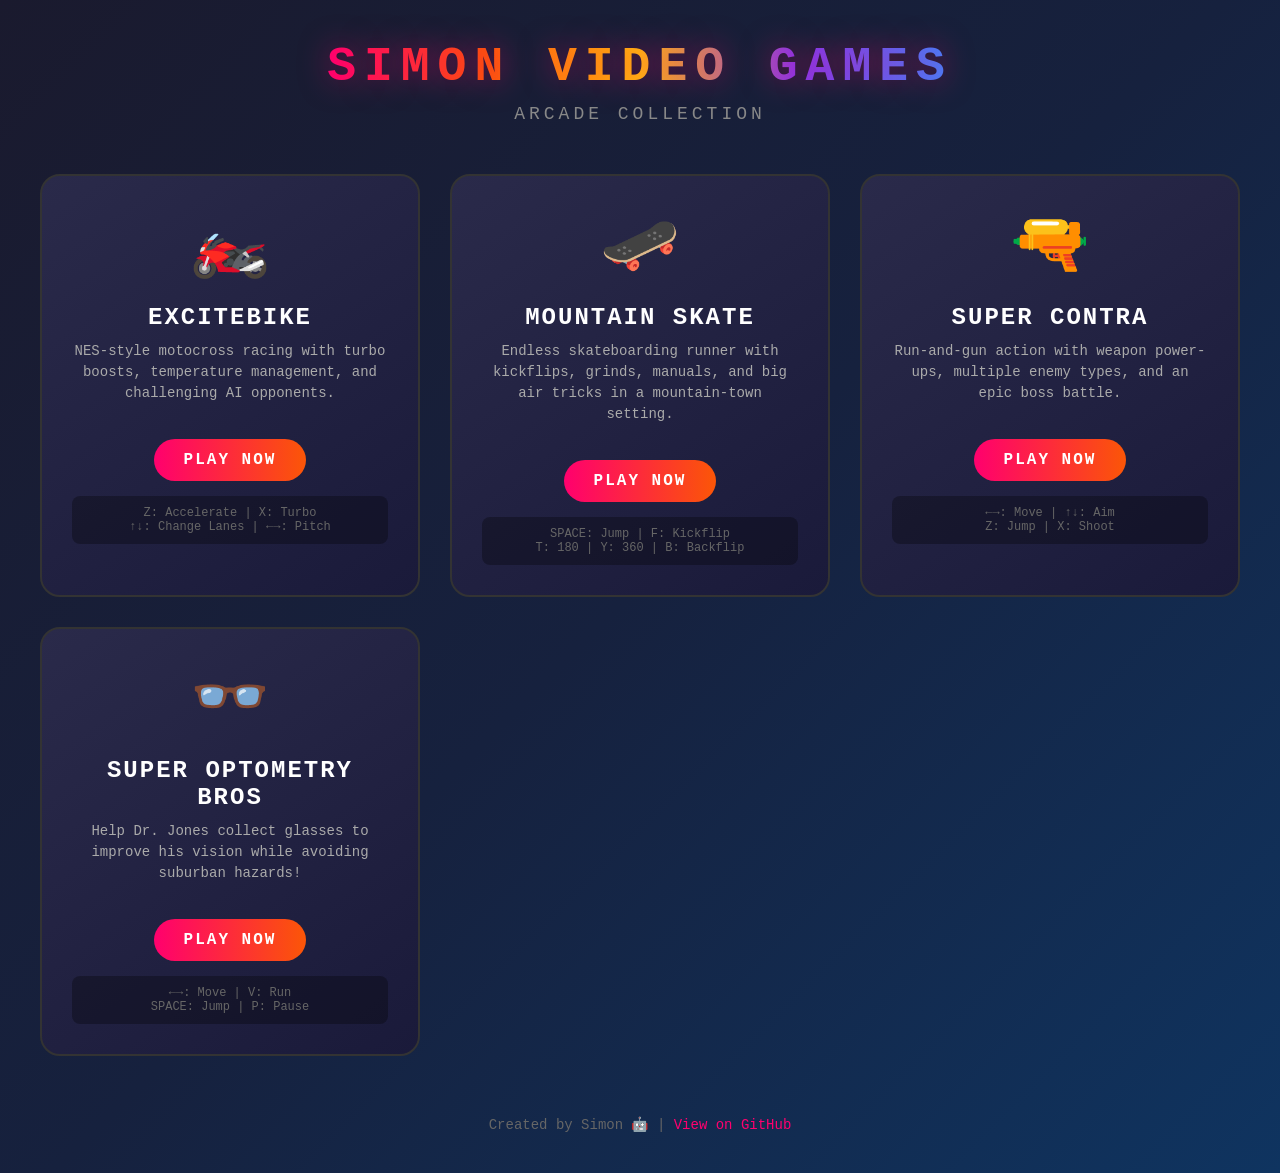
<file: index.html>
<!DOCTYPE html>
<html lang="en">
<head>
    <meta charset="UTF-8">
    <meta name="viewport" content="width=device-width, initial-scale=1.0">
    <title>Simon Video Games - Arcade</title>
    <style>
        * {
            margin: 0;
            padding: 0;
            box-sizing: border-box;
        }

        body {
            background: linear-gradient(135deg, #1a1a2e 0%, #16213e 50%, #0f3460 100%);
            min-height: 100vh;
            font-family: 'Courier New', monospace;
            display: flex;
            flex-direction: column;
            align-items: center;
            padding: 40px 20px;
            color: #fff;
        }

        .arcade-header {
            text-align: center;
            margin-bottom: 50px;
        }

        .arcade-title {
            font-size: 48px;
            font-weight: bold;
            text-transform: uppercase;
            letter-spacing: 8px;
            background: linear-gradient(90deg, #ff006e, #fb5607, #ffbe0b, #8338ec, #3a86ff);
            -webkit-background-clip: text;
            -webkit-text-fill-color: transparent;
            background-clip: text;
            text-shadow: 0 0 30px rgba(255, 0, 110, 0.5);
            animation: glow 2s ease-in-out infinite alternate;
        }

        @keyframes glow {
            from { filter: brightness(1); }
            to { filter: brightness(1.2); }
        }

        .arcade-subtitle {
            font-size: 18px;
            color: #888;
            margin-top: 10px;
            letter-spacing: 4px;
        }

        .games-grid {
            display: grid;
            grid-template-columns: repeat(auto-fit, minmax(280px, 1fr));
            gap: 30px;
            max-width: 1200px;
            width: 100%;
        }

        .game-card {
            background: linear-gradient(145deg, #2a2a4a 0%, #1a1a3a 100%);
            border-radius: 20px;
            padding: 30px;
            text-align: center;
            cursor: pointer;
            transition: all 0.3s ease;
            border: 2px solid #333;
            position: relative;
            overflow: hidden;
        }

        .game-card::before {
            content: '';
            position: absolute;
            top: 0;
            left: -100%;
            width: 100%;
            height: 100%;
            background: linear-gradient(90deg, transparent, rgba(255,255,255,0.1), transparent);
            transition: left 0.5s;
        }

        .game-card:hover::before {
            left: 100%;
        }

        .game-card:hover {
            transform: translateY(-10px);
            border-color: #ff006e;
            box-shadow: 0 20px 40px rgba(255, 0, 110, 0.3);
        }

        .game-icon {
            font-size: 64px;
            margin-bottom: 20px;
        }

        .game-title {
            font-size: 24px;
            font-weight: bold;
            margin-bottom: 10px;
            text-transform: uppercase;
            letter-spacing: 2px;
        }

        .game-description {
            font-size: 14px;
            color: #aaa;
            margin-bottom: 20px;
            line-height: 1.5;
        }

        .game-controls {
            font-size: 12px;
            color: #666;
            background: rgba(0,0,0,0.3);
            padding: 10px;
            border-radius: 8px;
            margin-top: 15px;
        }

        .play-button {
            display: inline-block;
            background: linear-gradient(90deg, #ff006e, #fb5607);
            color: white;
            padding: 12px 30px;
            border-radius: 25px;
            text-decoration: none;
            font-weight: bold;
            text-transform: uppercase;
            letter-spacing: 2px;
            margin-top: 15px;
            transition: all 0.3s ease;
            border: none;
            cursor: pointer;
        }

        .play-button:hover {
            transform: scale(1.05);
            box-shadow: 0 10px 20px rgba(255, 0, 110, 0.4);
        }

        .footer {
            margin-top: 60px;
            text-align: center;
            color: #666;
            font-size: 14px;
        }

        .footer a {
            color: #ff006e;
            text-decoration: none;
        }

        /* Responsive */
        @media (max-width: 768px) {
            .arcade-title {
                font-size: 32px;
                letter-spacing: 4px;
            }
            
            .games-grid {
                grid-template-columns: 1fr;
            }
        }
    </style>
</head>
<body>
    <div class="arcade-header">
        <h1 class="arcade-title">Simon Video Games</h1>
        <p class="arcade-subtitle">ARCADE COLLECTION</p>
    </div>

    <div class="games-grid">
        <!-- Excitebike -->
        <div class="game-card" onclick="window.location.href='Excitebike_Clone/index.html'">
            <div class="game-icon">🏍️</div>
            <h2 class="game-title">Excitebike</h2>
            <p class="game-description">NES-style motocross racing with turbo boosts, temperature management, and challenging AI opponents.</p>
            <a href="Excitebike_Clone/index.html" class="play-button">Play Now</a>
            <div class="game-controls">
                Z: Accelerate | X: Turbo<br>
                ↑↓: Change Lanes | ←→: Pitch
            </div>
        </div>

        <!-- Skateboard -->
        <div class="game-card" onclick="window.location.href='Skateboard_Game/index.html'">
            <div class="game-icon">🛹</div>
            <h2 class="game-title">Mountain Skate</h2>
            <p class="game-description">Endless skateboarding runner with kickflips, grinds, manuals, and big air tricks in a mountain-town setting.</p>
            <a href="Skateboard_Game/index.html" class="play-button">Play Now</a>
            <div class="game-controls">
                SPACE: Jump | F: Kickflip<br>
                T: 180 | Y: 360 | B: Backflip
            </div>
        </div>

        <!-- Super Contra -->
        <div class="game-card" onclick="window.location.href='SuperContra_Clone/index.html'">
            <div class="game-icon">🔫</div>
            <h2 class="game-title">Super Contra</h2>
            <p class="game-description">Run-and-gun action with weapon power-ups, multiple enemy types, and an epic boss battle.</p>
            <a href="SuperContra_Clone/index.html" class="play-button">Play Now</a>
            <div class="game-controls">
                ←→: Move | ↑↓: Aim<br>
                Z: Jump | X: Shoot
            </div>
        </div>

        <!-- Super Optometry Bros -->
        <div class="game-card" onclick="window.location.href='SuperOptometryBros/index.html'">
            <div class="game-icon">👓</div>
            <h2 class="game-title">Super Optometry Bros</h2>
            <p class="game-description">Help Dr. Jones collect glasses to improve his vision while avoiding suburban hazards!</p>
            <a href="SuperOptometryBros/index.html" class="play-button">Play Now</a>
            <div class="game-controls">
                ←→: Move | V: Run<br>
                SPACE: Jump | P: Pause
            </div>
        </div>
    </div>

    <div class="footer">
        <p>Created by Simon 🤖 | <a href="https://github.com" target="_blank">View on GitHub</a></p>
    </div>
</body>
</html>
</file>
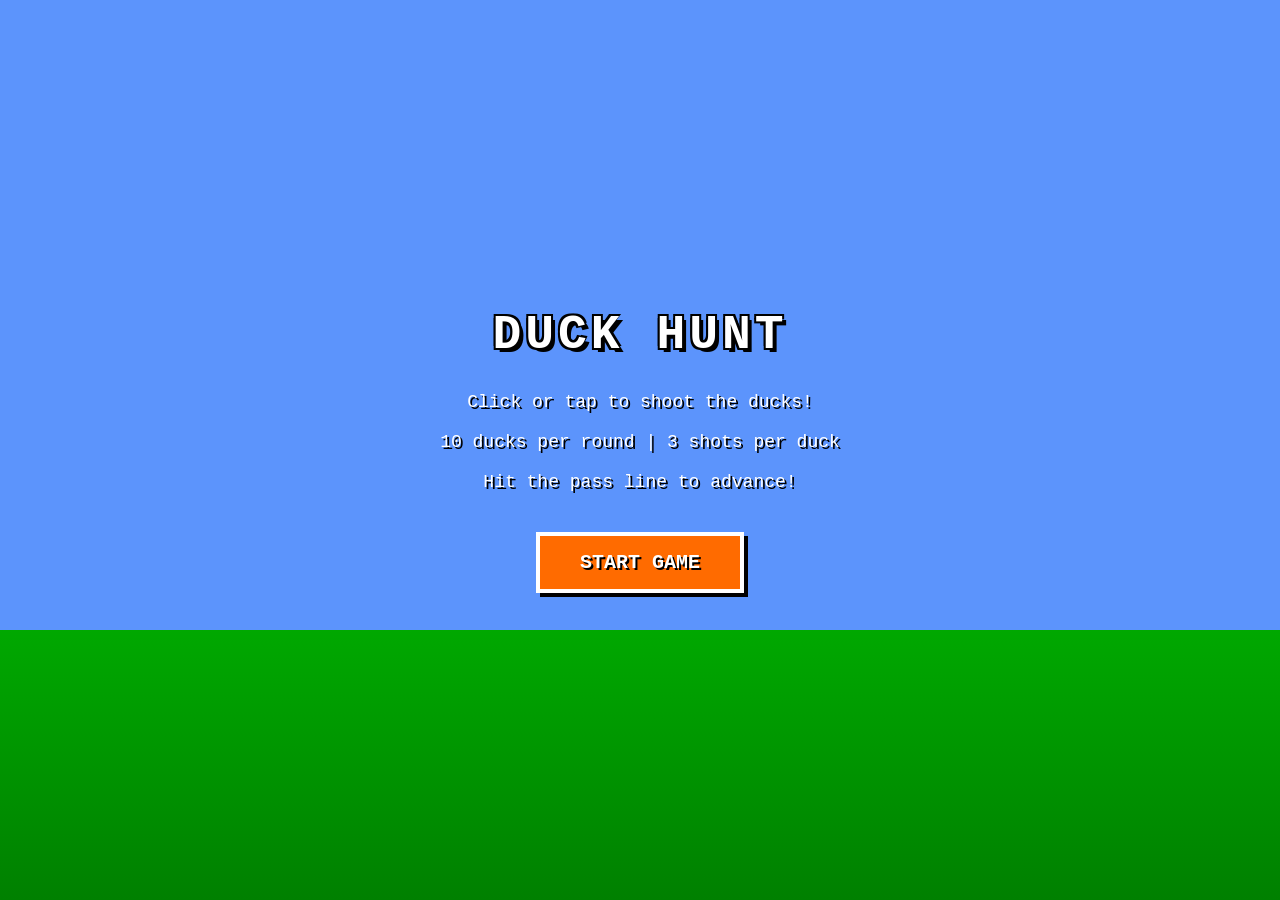
<file: DuckHunt_Clone/index.html>
<!DOCTYPE html>
<html lang="en">
<head>
    <meta charset="UTF-8">
    <meta name="viewport" content="width=device-width, initial-scale=1.0, user-scalable=no">
    <title>Duck Hunt</title>
    <link rel="stylesheet" href="style.css">
</head>
<body>
    <div id="game-container">
        <canvas id="gameCanvas"></canvas>
        <div id="ui-layer">
            <div id="score">SCORE: 0</div>
            <div id="round">ROUND: 1</div>
            <div id="shots">SHOTS: 3</div>
            <div id="ducks-hit">HIT: 0/10</div>
        </div>
        <div id="pass-line-container">
            <div id="pass-line-label">PASS LINE</div>
            <div id="pass-line-bar">
                <div id="pass-line-marker"></div>
            </div>
        </div>
        <div id="start-screen">
            <h1>DUCK HUNT</h1>
            <p>Click or tap to shoot the ducks!</p>
            <p>10 ducks per round | 3 shots per duck</p>
            <p>Hit the pass line to advance!</p>
            <button id="start-btn">START GAME</button>
        </div>
        <div id="game-over-screen" class="hidden">
            <h1>GAME OVER</h1>
            <p id="final-score">Final Score: 0</p>
            <div id="initials-entry" class="hidden">
                <p>NEW HIGH SCORE!</p>
                <p>Enter your initials:</p>
                <input type="text" id="initials-input" maxlength="3" placeholder="AAA">
                <button id="save-score-btn">SAVE</button>
            </div>
            <div id="leaderboard">
                <h2>TOP 3</h2>
                <div id="leaderboard-list"></div>
            </div>
            <button id="restart-btn">PLAY AGAIN</button>
        </div>
        <div id="round-screen" class="hidden">
            <h1 id="round-text">ROUND 1</h1>
            <p>Get ready!</p>
        </div>
    </div>
    <script src="game.js"></script>
</body>
</html>
</file>
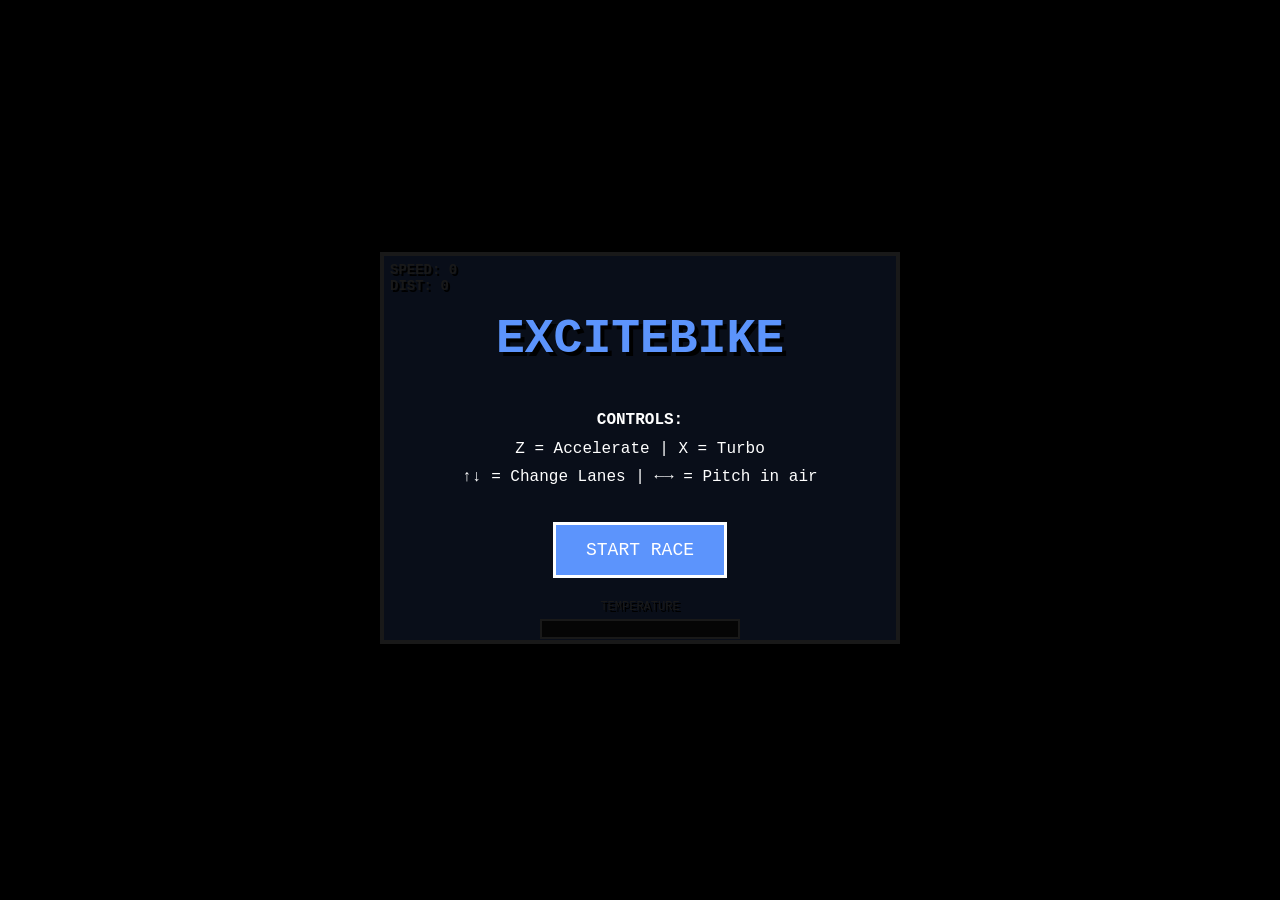
<file: Excitebike_Clone/index.html>
<!DOCTYPE html>
<html lang="en">
<head>
    <meta charset="UTF-8">
    <meta name="viewport" content="width=device-width, initial-scale=1.0">
    <title>Excitebike - NES Clone</title>
    <style>
        * {
            margin: 0;
            padding: 0;
            box-sizing: border-box;
        }
        
        body {
            background: #000;
            display: flex;
            justify-content: center;
            align-items: center;
            min-height: 100vh;
            font-family: 'Courier New', monospace;
        }
        
        #game-container {
            position: relative;
        }
        
        canvas {
            border: 4px solid #fff;
            image-rendering: pixelated;
            image-rendering: crisp-edges;
        }
        
        #ui {
            position: absolute;
            top: 10px;
            left: 10px;
            right: 10px;
            color: #fff;
            font-size: 14px;
            font-weight: bold;
            text-shadow: 2px 2px 0 #000;
            pointer-events: none;
        }
        
        #temp-gauge {
            position: absolute;
            bottom: 10px;
            left: 50%;
            transform: translateX(-50%);
            width: 200px;
            height: 20px;
            background: #333;
            border: 2px solid #fff;
        }
        
        #temp-bar {
            height: 100%;
            width: 0%;
            background: linear-gradient(to right, #0f0, #ff0, #f00);
            transition: width 0.1s;
        }
        
        #temp-label {
            position: absolute;
            bottom: 35px;
            left: 50%;
            transform: translateX(-50%);
            color: #fff;
            font-size: 12px;
            text-shadow: 2px 2px 0 #000;
        }
        
        #overheat-msg {
            position: absolute;
            bottom: 60px;
            left: 50%;
            transform: translateX(-50%);
            color: #f00;
            font-size: 20px;
            font-weight: bold;
            text-shadow: 2px 2px 0 #000;
            display: none;
        }
        
        #start-screen, #game-over-screen {
            position: absolute;
            top: 0;
            left: 0;
            width: 100%;
            height: 100%;
            background: rgba(0,0,0,0.9);
            display: flex;
            flex-direction: column;
            justify-content: center;
            align-items: center;
            color: #fff;
        }
        
        #game-over-screen {
            display: none;
        }
        
        h1 {
            font-size: 48px;
            color: #5C94FC;
            text-shadow: 4px 4px 0 #000;
            margin-bottom: 20px;
        }
        
        .controls {
            margin: 20px 0;
            text-align: center;
            line-height: 1.8;
        }
        
        button {
            font-family: 'Courier New', monospace;
            font-size: 18px;
            padding: 15px 30px;
            margin: 10px;
            background: #5C94FC;
            color: #fff;
            border: 3px solid #fff;
            cursor: pointer;
        }
        
        button:hover {
            background: #7AB8FF;
        }
        
        #recovery-msg {
            position: absolute;
            top: 50%;
            left: 50%;
            transform: translate(-50%, -50%);
            color: #ff0;
            font-size: 24px;
            font-weight: bold;
            text-shadow: 3px 3px 0 #000;
            display: none;
            text-align: center;
        }
    </style>
</head>
<body>
    <div id="game-container">
        <canvas id="gameCanvas" width="512" height="384"></canvas>
        
        <div id="ui">
            <div>SPEED: <span id="speed">0</span></div>
            <div>DIST: <span id="dist">0</span></div>
        </div>
        
        <div id="temp-label">TEMPERATURE</div>
        <div id="temp-gauge">
            <div id="temp-bar"></div>
        </div>
        <div id="overheat-msg">OVERHEAT!</div>
        
        <div id="recovery-msg">
            CRASHED!<br>
            MASH Z & X TO RECOVER!
        </div>
        
        <div id="start-screen">
            <h1>EXCITEBIKE</h1>
            <div class="controls">
                <p><strong>CONTROLS:</strong></p>
                <p>Z = Accelerate | X = Turbo</p>
                <p>↑↓ = Change Lanes | ←→ = Pitch in air</p>
            </div>
            <button onclick="startGame()">START RACE</button>
        </div>
        
        <div id="game-over-screen">
            <h1>RACE OVER</h1>
            <p>Distance: <span id="final-dist">0</span></p>
            <button onclick="restartGame()">TRY AGAIN</button>
        </div>
    </div>

    <script>
        // ============================================
        // EXCITEBIKE CLONE - Complete Implementation
        // ============================================
        
        const canvas = document.getElementById('gameCanvas');
        const ctx = canvas.getContext('2d');
        ctx.imageSmoothingEnabled = false;
        
        // Game Constants
        const WIDTH = 512;
        const HEIGHT = 384;
        const GROUND_Y = 250;
        const LANE_HEIGHT = 35;
        const LANE_COUNT = 4;
        const MAX_SPEED = 12;
        const ACCEL = 0.15;
        const TURBO_ACCEL = 0.3;
        const BRAKE = 0.2;
        const FRICTION = 0.98;
        const GRAVITY = 1.8;
        const JUMP_POWER = 26;
        const MAX_TEMP = 100;
        const COOL_RATE = 0.4;
        const HEAT_RATE = 1.2;
        
        // Game State
        let gameState = 'menu'; // menu, playing, crashed, overheated, gameover
        let frameCount = 0;
        
        // Input
        const keys = {};
        
        // Player Bike
        let player = {
            x: 100,
            y: GROUND_Y + 1 * LANE_HEIGHT + LANE_HEIGHT/2,
            lane: 1, // 0-3
            vy: 0,
            speed: 0,
            angle: 0, // Pitch angle (-0.5 to 0.5)
            temp: 0,
            onGround: true,
            crashed: false,
            crashTime: 0,
            recoveryProgress: 0,
            distance: 0
        };
        
        // AI Opponents
        let opponents = [];
        
        // Track Obstacles
        let obstacles = [];
        let particles = [];
        
        // Camera
        let camera = { x: 0 };
        
        // ============================================
        // INPUT HANDLING
        // ============================================
        
        document.addEventListener('keydown', (e) => {
            keys[e.key.toLowerCase()] = true;
            
            // Prevent default for game keys
            if(['z','x','arrowup','arrowdown','arrowleft','arrowright',' '].includes(e.key.toLowerCase())) {
                e.preventDefault();
            }
        });
        
        document.addEventListener('keyup', (e) => {
            keys[e.key.toLowerCase()] = false;
        });
        
        // ============================================
        // INITIALIZATION
        // ============================================
        
        function init() {
            generateTrack();
            requestAnimationFrame(gameLoop);
        }
        
        function generateTrack() {
            obstacles = [];
            
            // Generate track segments
            for (let x = 500; x < 20000; x += 200 + Math.random() * 300) {
                const type = Math.random();
                const lane = Math.floor(Math.random() * LANE_COUNT);
                
                if (type < 0.3) {
                    // Small ramp
                    obstacles.push({
                        x: x,
                        lane: lane,
                        type: 'ramp_small',
                        width: 60,
                        height: 50
                    });
                } else if (type < 0.5) {
                    // Large ramp
                    obstacles.push({
                        x: x,
                        lane: lane,
                        type: 'ramp_large',
                        width: 100,
                        height: 90
                    });
                } else if (type < 0.7) {
                    // Mud pit
                    obstacles.push({
                        x: x,
                        lane: lane,
                        type: 'mud',
                        width: 80,
                        height: 0
                    });
                } else if (type < 0.85) {
                    // Cool-down arrow
                    obstacles.push({
                        x: x,
                        lane: lane,
                        type: 'cooldown',
                        width: 30,
                        height: 0
                    });
                }
            }
            
            // Generate AI opponents
            opponents = [];
            for (let i = 0; i < 3; i++) {
                opponents.push({
                    x: 400 + i * 200,
                    lane: i % LANE_COUNT,
                    y: GROUND_Y + (i % LANE_COUNT) * LANE_HEIGHT + LANE_HEIGHT/2,
                    vy: 0,
                    speed: 4 + Math.random() * 2,
                    angle: 0,
                    onGround: true,
                    color: ['#FF0000', '#FF8800', '#8800FF'][i],
                    distance: 0
                });
            }
        }
        
        // ============================================
        // GAME LOOP
        // ============================================
        
        function gameLoop() {
            update();
            draw();
            frameCount++;
            requestAnimationFrame(gameLoop);
        }
        
        // ============================================
        // UPDATE LOGIC
        // ============================================
        
        function update() {
            if (gameState === 'menu' || gameState === 'gameover') return;
            
            if (gameState === 'crashed') {
                updateCrashRecovery();
                return;
            }
            
            if (gameState === 'overheated') {
                updateOverheat();
                return;
            }
            
            updatePlayer();
            updateOpponents();
            updateParticles();
            updateCamera();
            updateUI();
        }
        
        function updatePlayer() {
            // Handle acceleration
            let accelerating = false;
            
            if (keys['z']) {
                player.speed += ACCEL;
                accelerating = true;
            }
            
            if (keys['x']) {
                if (player.temp < MAX_TEMP) {
                    player.speed += TURBO_ACCEL;
                    player.temp += HEAT_RATE;
                    accelerating = true;
                }
            }
            
            // Cool down if not using turbo
            if (!keys['x']) {
                player.temp -= COOL_RATE;
            }
            player.temp = Math.max(0, Math.min(player.temp, MAX_TEMP));
            
            // Check overheat
            if (player.temp >= MAX_TEMP) {
                gameState = 'overheated';
                player.speed = 0;
                return;
            }
            
            // Apply friction
            if (!accelerating) {
                player.speed *= FRICTION;
            }
            
            // Clamp speed
            player.speed = Math.max(0, Math.min(player.speed, MAX_SPEED));
            
            // Lane switching - allow all 4 lanes (0, 1, 2, 3)
            if (keys['arrowup'] && frameCount % 8 === 0) {
                if (player.lane > 0) {
                    player.lane--;
                }
            }
            if (keys['arrowdown'] && frameCount % 8 === 0) {
                if (player.lane < LANE_COUNT - 1) {
                    player.lane++;
                }
            }
            
            // Smooth lane transition - center in lane
            const targetY = GROUND_Y + player.lane * LANE_HEIGHT + LANE_HEIGHT/2;
            player.y += (targetY - player.y) * 0.2;
            
            // Pitch control (only in air)
            if (!player.onGround) {
                if (keys['arrowleft']) {
                    player.angle -= 0.03;
                }
                if (keys['arrowright']) {
                    player.angle += 0.03;
                }
            } else {
                // Auto-level on ground
                player.angle *= 0.9;
            }
            
            // Clamp angle
            player.angle = Math.max(-0.6, Math.min(0.6, player.angle));
            
            // Apply gravity
            player.vy += GRAVITY;
            player.y += player.vy;
            
            // Ground collision - center in lane
            let groundLevel = GROUND_Y + player.lane * LANE_HEIGHT + LANE_HEIGHT/2;
            let onRamp = false;
            let rampAngle = 0;
            
            // Check obstacle collisions - STRICT lane check
            for (let obs of obstacles) {
                let obsScreenX = obs.x - camera.x;
                // Only collide if in EXACT same lane
                let inLane = (obs.lane === player.lane);
                let inRange = Math.abs(player.x - obsScreenX) < obs.width/2 + 15;
                
                if (inLane && inRange && player.onGround) {
                    if (obs.type === 'ramp_small') {
                        // Only affect ground level when actually on the ramp
                        let onRamp = player.x > obsScreenX - obs.width/2 && player.x < obsScreenX + obs.width/2;
                        let rampProgress = (player.x - (obsScreenX - obs.width/2)) / obs.width;
                        
                        if (onRamp) {
                            // Ramp curves up then launches
                            if (rampProgress < 0.7) {
                                // Going up the ramp
                                let rampHeight = obs.height * Math.sin(rampProgress * Math.PI / 2);
                                groundLevel = GROUND_Y + player.lane * LANE_HEIGHT + LANE_HEIGHT/2 - rampHeight;
                                rampAngle = -0.3;
                            } else {
                                // Launch off the end!
                                player.vy = -JUMP_POWER * (0.5 + player.speed / 8);
                                player.onGround = false;
                                createParticles(player.x, player.y + 20, 5, '#8B4513');
                            }
                        }
                    }
                    else if (obs.type === 'ramp_large') {
                        let onRamp = player.x > obsScreenX - obs.width/2 && player.x < obsScreenX + obs.width/2;
                        let rampProgress = (player.x - (obsScreenX - obs.width/2)) / obs.width;
                        
                        if (onRamp) {
                            if (rampProgress < 0.75) {
                                // Going up the ramp
                                let rampHeight = obs.height * Math.sin(rampProgress * Math.PI / 1.8);
                                groundLevel = GROUND_Y + player.lane * LANE_HEIGHT + LANE_HEIGHT/2 - rampHeight;
                                rampAngle = -0.4;
                            } else {
                                // Big launch off the end!
                                player.vy = -JUMP_POWER * (0.7 + player.speed / 6);
                                player.onGround = false;
                                createParticles(player.x, player.y + 20, 8, '#8B4513');
                            }
                        }
                    }
                    else if (obs.type === 'mud') {
                        player.speed *= 0.7;
                        createParticles(player.x, player.y + 20, 2, '#4a3728');
                    }
                    else if (obs.type === 'cooldown') {
                        player.temp = 0;
                        createParticles(player.x, player.y, 10, '#00FFFF');
                    }
                }
            }
            
            // Landing logic
            if (player.y >= groundLevel) {
                if (!player.onGround && player.vy > 0) {
                    // Just landed - check landing angle (only if falling fast)
                    if (player.vy > 3) {
                        let landingPenalty = Math.abs(player.angle - rampAngle);
                        
                        if (landingPenalty > 0.4) {
                            // Bad landing - lose speed or crash
                            if (landingPenalty > 0.6) {
                                crash('bad_landing');
                                return;
                            }
                            player.speed *= 0.6;
                            createParticles(player.x, player.y + 20, 5, '#888');
                        }
                    }
                }
                
                player.y = groundLevel;
                player.vy = 0;
                player.onGround = true;
            } else {
                player.onGround = false;
            }
            
            // Check grass boundaries
            if (player.lane < 0 || player.lane >= LANE_COUNT) {
                player.speed *= 0.9;
            }
            
            // Update distance
            player.distance += player.speed / 10;
            
            // Check opponent collisions (disabled for testing)
            /*
            for (let opp of opponents) {
                let dx = (opp.x - camera.x) - player.x;
                let dy = opp.y - player.y;
                let dist = Math.sqrt(dx * dx + dy * dy);
                
                if (dist < 30) {
                    if (dx > 0) {
                        // Hit opponent from behind - crash
                        crash('opponent_collision');
                    } else {
                        // Opponent hits us - they crash
                        opp.speed = 0;
                        createParticles(opp.x + camera.x, opp.y, 10, opp.color);
                    }
                }
            }
            */
        }
        
        function updateOpponents() {
            for (let opp of opponents) {
                // Simple AI
                if (opp.speed < MAX_SPEED * 0.7) {
                    opp.speed += 0.05;
                }
                
                // Random lane changes
                if (Math.random() < 0.005) {
                    opp.lane = Math.floor(Math.random() * LANE_COUNT);
                }
                
                // Smooth lane transition - center in lane
                let targetY = GROUND_Y + opp.lane * LANE_HEIGHT + LANE_HEIGHT/2;
                opp.y += (targetY - opp.y) * 0.1;
                
                // Move forward
                opp.x += opp.speed - player.speed;
                opp.distance += opp.speed / 10;
                
                // Respawn if too far behind
                if (opp.x < -200) {
                    opp.x = WIDTH + 100 + Math.random() * 200;
                    opp.speed = 4 + Math.random() * 2;
                }
                
                // Simple jump over ramps
                for (let obs of obstacles) {
                    let dx = obs.x - (opp.x + camera.x);
                    if (Math.abs(dx) < 50 && obs.lane === opp.lane && opp.onGround) {
                        if (obs.type.includes('ramp') && Math.random() < 0.3) {
                            opp.vy = -JUMP_POWER * 0.8;
                            opp.onGround = false;
                        }
                    }
                }
                
                // Gravity
                if (!opp.onGround) {
                    opp.vy += GRAVITY;
                    opp.y += opp.vy;
                    if (opp.y >= GROUND_Y + opp.lane * LANE_HEIGHT + LANE_HEIGHT/2) {
                        opp.y = GROUND_Y + opp.lane * LANE_HEIGHT + LANE_HEIGHT/2;
                        opp.vy = 0;
                        opp.onGround = true;
                    }
                }
            }
        }
        
        function updateCrashRecovery() {
            // Mash Z and X to recover
            if (keys['z'] || keys['x']) {
                player.recoveryProgress += 2;
            }
            
            if (player.recoveryProgress >= 100) {
                gameState = 'playing';
                player.crashed = false;
                player.recoveryProgress = 0;
                player.speed = 2;
                document.getElementById('recovery-msg').style.display = 'none';
            }
            
            // Update rider animation
            player.crashTime++;
        }
        
        function updateOverheat() {
            player.temp -= 1.5;
            
            if (player.temp <= 0) {
                gameState = 'playing';
                player.temp = 0;
                document.getElementById('overheat-msg').style.display = 'none';
            }
        }
        
        function updateParticles() {
            for (let i = particles.length - 1; i >= 0; i--) {
                let p = particles[i];
                p.x += p.vx;
                p.y += p.vy;
                p.vy += 0.2;
                p.life--;
                
                if (p.life <= 0) {
                    particles.splice(i, 1);
                }
            }
        }
        
        function updateCamera() {
            camera.x = player.distance * 10 - 100;
        }
        
        function updateUI() {
            document.getElementById('speed').textContent = Math.floor(player.speed * 10);
            document.getElementById('dist').textContent = Math.floor(player.distance);
            
            let tempPercent = (player.temp / MAX_TEMP) * 100;
            document.getElementById('temp-bar').style.width = tempPercent + '%';
            
            if (gameState === 'overheated') {
                document.getElementById('overheat-msg').style.display = 'block';
            } else {
                document.getElementById('overheat-msg').style.display = 'none';
            }
        }
        
        // ============================================
        // CRASH MECHANIC
        // ============================================
        
        function crash(reason = 'unknown') {
            console.log('Crash reason:', reason);
            gameState = 'crashed';
            player.crashed = true;
            player.speed = 0;
            player.vy = -5;
            player.crashTime = 0;
            player.recoveryProgress = 0;
            
            createParticles(player.x + camera.x, player.y, 15, '#FF0000');
            document.getElementById('recovery-msg').style.display = 'block';
        }
        
        function createParticles(x, y, count, color) {
            for (let i = 0; i < count; i++) {
                particles.push({
                    x: x,
                    y: y,
                    vx: (Math.random() - 0.5) * 6,
                    vy: -Math.random() * 6,
                    life: 30 + Math.random() * 20,
                    color: color
                });
            }
        }
        
        // ============================================
        // RENDERING
        // ============================================
        
        function draw() {
            // Clear
            ctx.fillStyle = '#5C94FC';
            ctx.fillRect(0, 0, WIDTH, HEIGHT);
            
            if (gameState === 'menu') return;
            
            // Draw mountains (parallax)
            ctx.fillStyle = '#4682B4';
            for (let i = 0; i < 8; i++) {
                let x = ((i * 80 - camera.x * 0.2) % (WIDTH + 80)) - 40;
                ctx.beginPath();
                ctx.moveTo(x, GROUND_Y);
                ctx.lineTo(x + 40, GROUND_Y - 60);
                ctx.lineTo(x + 80, GROUND_Y);
                ctx.fill();
            }
            
            // Draw track lanes
            for (let lane = 0; lane < LANE_COUNT; lane++) {
                let laneTop = GROUND_Y + lane * LANE_HEIGHT;
                let laneCenter = laneTop + LANE_HEIGHT/2;
                
                // Dirt
                ctx.fillStyle = lane % 2 === 0 ? '#D2691E' : '#CD853F';
                ctx.fillRect(0, laneTop, WIDTH, LANE_HEIGHT);
                

                
                // Lane marker at bottom of lane
                if (lane < LANE_COUNT - 1) {
                    ctx.strokeStyle = '#8B4513';
                    ctx.lineWidth = 3;
                    ctx.setLineDash([15, 15]);
                    ctx.beginPath();
                    ctx.moveTo(0, laneTop + LANE_HEIGHT);
                    ctx.lineTo(WIDTH, laneTop + LANE_HEIGHT);
                    ctx.stroke();
                    ctx.setLineDash([]);
                    ctx.lineWidth = 1;
                }
            }
            
            // Grass borders
            ctx.fillStyle = '#228B22';
            ctx.fillRect(0, GROUND_Y - 8, WIDTH, 8);
            ctx.fillRect(0, GROUND_Y + LANE_COUNT * LANE_HEIGHT, WIDTH, 20);
            
            // Draw obstacles
            for (let obs of obstacles) {
                let screenX = obs.x - camera.x;
                if (screenX < -100 || screenX > WIDTH + 100) continue;
                
                let laneTopY = GROUND_Y + obs.lane * LANE_HEIGHT;
                let laneCenterY = laneTopY + LANE_HEIGHT/2;
                
                if (obs.type === 'ramp_small') {
                    // 3D ramp with depth
                    let rampTop = laneCenterY - obs.height;
                    
                    // Side face (darker for 3D effect)
                    ctx.fillStyle = '#654321';
                    ctx.beginPath();
                    ctx.moveTo(screenX - obs.width/2, laneCenterY);
                    ctx.lineTo(screenX + obs.width/2, laneCenterY);
                    ctx.lineTo(screenX + obs.width/2 + 10, laneCenterY + 15);
                    ctx.lineTo(screenX - obs.width/2 + 10, laneCenterY + 15);
                    ctx.closePath();
                    ctx.fill();
                    
                    // Top face
                    ctx.fillStyle = '#8B4513';
                    ctx.beginPath();
                    ctx.moveTo(screenX - obs.width/2, laneCenterY);
                    ctx.lineTo(screenX + obs.width/2, laneCenterY);
                    ctx.lineTo(screenX + obs.width/2, rampTop);
                    ctx.lineTo(screenX - obs.width/2, rampTop);
                    ctx.closePath();
                    ctx.fill();
                    
                    // Grass on top
                    ctx.fillStyle = '#228B22';
                    ctx.fillRect(screenX - obs.width/2, rampTop - 3, obs.width, 3);
                }
                else if (obs.type === 'ramp_large') {
                    // 3D large ramp
                    let rampTop = laneCenterY - obs.height;
                    
                    // Side face
                    ctx.fillStyle = '#654321';
                    ctx.beginPath();
                    ctx.moveTo(screenX - obs.width/2, laneCenterY);
                    ctx.lineTo(screenX + obs.width/2, laneCenterY);
                    ctx.lineTo(screenX + obs.width/2 + 15, laneCenterY + 20);
                    ctx.lineTo(screenX - obs.width/2 + 15, laneCenterY + 20);
                    ctx.closePath();
                    ctx.fill();
                    
                    // Top face (triangular)
                    ctx.fillStyle = '#8B4513';
                    ctx.beginPath();
                    ctx.moveTo(screenX - obs.width/2, laneCenterY);
                    ctx.lineTo(screenX + obs.width/2, laneCenterY);
                    ctx.lineTo(screenX, rampTop);
                    ctx.closePath();
                    ctx.fill();
                    
                    // Grass on top
                    ctx.fillStyle = '#228B22';
                    ctx.fillRect(screenX - 20, rampTop - 3, 40, 3);
                }
                else if (obs.type === 'mud') {
                    ctx.fillStyle = '#4a3728';
                    ctx.beginPath();
                    ctx.ellipse(screenX, laneCenterY + 10, 40, 8, 0, 0, Math.PI * 2);
                    ctx.fill();
                }
                else if (obs.type === 'cooldown') {
                    ctx.fillStyle = '#00FFFF';
                    ctx.beginPath();
                    ctx.moveTo(screenX, laneCenterY - 5);
                    ctx.lineTo(screenX + 10, laneCenterY + 5);
                    ctx.lineTo(screenX - 10, laneCenterY + 5);
                    ctx.closePath();
                    ctx.fill();
                }
            }
            
            // Draw particles
            for (let p of particles) {
                let screenX = p.x - camera.x;
                ctx.fillStyle = p.color;
                ctx.fillRect(screenX - 2, p.y - 2, 4, 4);
            }
            
            // Draw opponents
            for (let opp of opponents) {
                drawBike(opp.x, opp.y, opp.angle, opp.color, false);
            }
            
            // Draw player
            if (player.crashed) {
                drawCrashedPlayer();
            } else {
                drawBike(player.x, player.y, player.angle, '#00AA00', true);
            }
        }
        
        function drawBike(x, y, angle, color, isPlayer) {
            // Draw shadow at ground level (before translating for bike rotation)
            if (isPlayer) {
                // Calculate ground Y for this lane (center of lane)
                let groundY = GROUND_Y + player.lane * LANE_HEIGHT + LANE_HEIGHT/2 + 15;
                let height = groundY - y;
                
                ctx.fillStyle = 'rgba(0,0,0,0.3)';
                ctx.beginPath();
                ctx.ellipse(x, groundY + 5, 15 + height * 0.1, 5 + height * 0.05, 0, 0, Math.PI * 2);
                ctx.fill();
            }
            
            ctx.save();
            ctx.translate(x, y + 20);
            ctx.rotate(angle);
            
            // Rear wheel
            ctx.fillStyle = '#111';
            ctx.beginPath();
            ctx.arc(-12, 8, 8, 0, Math.PI * 2);
            ctx.fill();
            ctx.fillStyle = '#444';
            ctx.beginPath();
            ctx.arc(-12, 8, 4, 0, Math.PI * 2);
            ctx.fill();
            
            // Front wheel
            ctx.fillStyle = '#111';
            ctx.beginPath();
            ctx.arc(12, 8, 8, 0, Math.PI * 2);
            ctx.fill();
            ctx.fillStyle = '#444';
            ctx.beginPath();
            ctx.arc(12, 8, 4, 0, Math.PI * 2);
            ctx.fill();
            
            // Bike body
            ctx.fillStyle = color;
            ctx.fillRect(-14, -5, 28, 10);
            
            // Seat
            ctx.fillStyle = '#222';
            ctx.fillRect(-12, -10, 10, 5);
            
            // Handlebars
            ctx.fillStyle = '#888';
            ctx.fillRect(8, -15, 3, 12);
            ctx.fillRect(6, -15, 8, 3);
            
            // Rider
            ctx.fillStyle = '#FFF';
            ctx.fillRect(-8, -22, 14, 14);
            
            // Helmet
            ctx.fillStyle = '#FFF';
            ctx.beginPath();
            ctx.arc(0, -26, 7, 0, Math.PI * 2);
            ctx.fill();
            
            // Helmet stripe
            ctx.fillStyle = color;
            ctx.fillRect(-7, -29, 14, 3);
            
            // Visor
            ctx.fillStyle = '#111';
            ctx.fillRect(-4, -27, 8, 3);
            
            ctx.restore();
        }
        
        function drawCrashedPlayer() {
            // Bike on side
            ctx.fillStyle = '#00AA00';
            ctx.fillRect(player.x - 20, player.y + 15, 40, 10);
            
            // Rider sliding
            let slideX = player.x + Math.sin(player.crashTime * 0.1) * 30;
            let slideY = player.y + 10;
            
            ctx.fillStyle = '#FFF';
            ctx.fillRect(slideX - 8, slideY - 8, 16, 16);
            
            // Recovery progress bar
            ctx.fillStyle = '#333';
            ctx.fillRect(player.x - 30, player.y - 40, 60, 8);
            ctx.fillStyle = '#0F0';
            ctx.fillRect(player.x - 28, player.y - 38, 56 * (player.recoveryProgress / 100), 4);
        }
        
        // ============================================
        // GAME CONTROL
        // ============================================
        
        function startGame() {
            document.getElementById('start-screen').style.display = 'none';
            gameState = 'playing';
            
            // Reset player
            player = {
                x: 100,
                y: GROUND_Y + 1 * LANE_HEIGHT + LANE_HEIGHT/2,
                lane: 1,
                vy: 0,
                speed: 0,
                angle: 0,
                temp: 0,
                onGround: true,
                crashed: false,
                crashTime: 0,
                recoveryProgress: 0,
                distance: 0
            };
            
            generateTrack();
        }
        
        function restartGame() {
            document.getElementById('game-over-screen').style.display = 'none';
            startGame();
        }
        
        // Start
        init();
    </script>
</body>
</html>
</file>
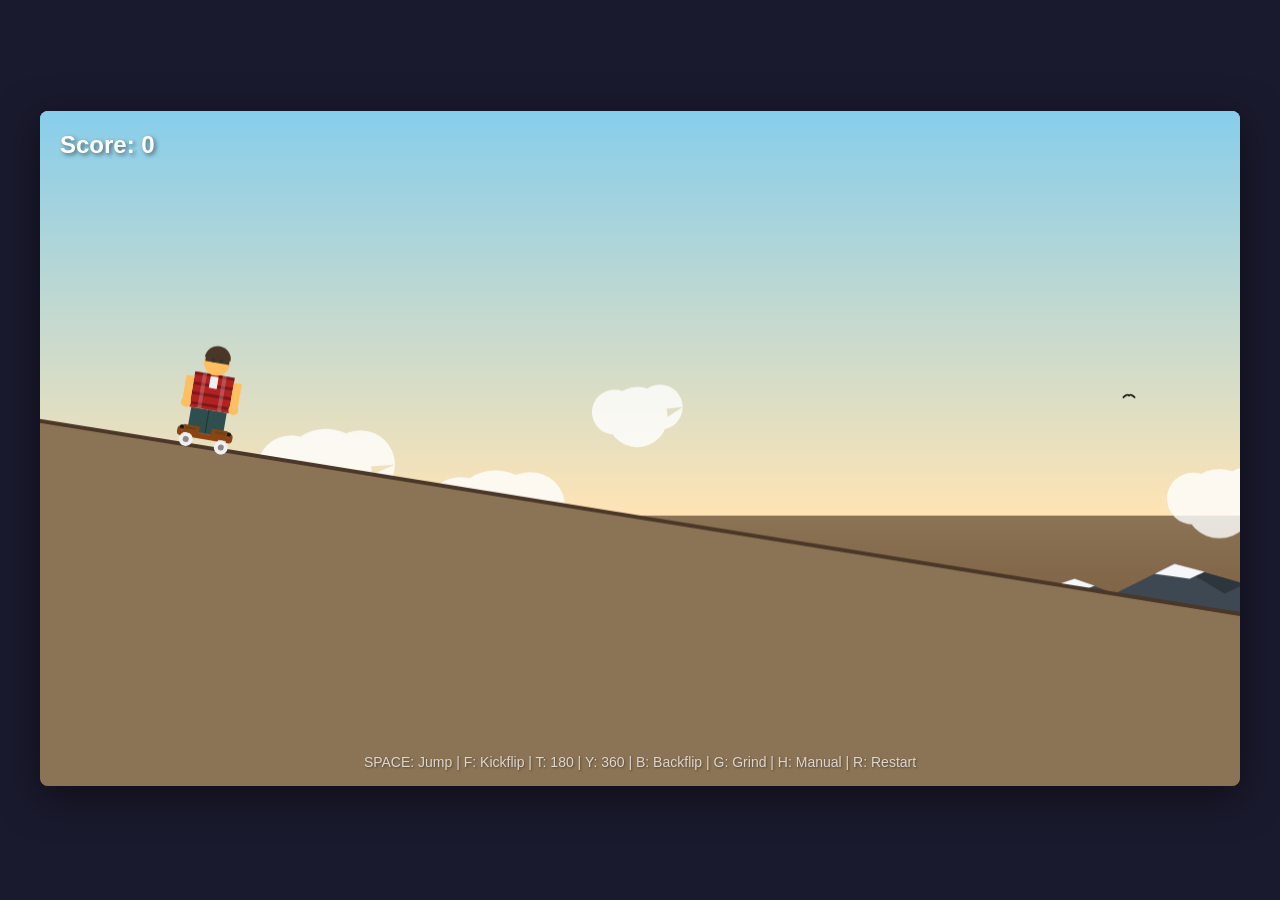
<file: Skateboard_Game/index.html>
<!DOCTYPE html>
<html lang="en">
<head>
    <meta charset="UTF-8">
    <meta name="viewport" content="width=device-width, initial-scale=1.0">
    <title>Mountain Town Skateboard</title>
    <link rel="stylesheet" href="style.css">
</head>
<body>
    <div id="game-container">
        <canvas id="game-canvas"></canvas>
        <div id="ui">
            <div id="score">Score: 0</div>
        </div>
        <div id="controls-hint">
            SPACE: Jump | F: Kickflip | T: 180 | Y: 360 | B: Backflip | G: Grind | H: Manual | R: Restart
        </div>
    </div>
    <script src="game.js"></script>
</body>
</html>
</file>
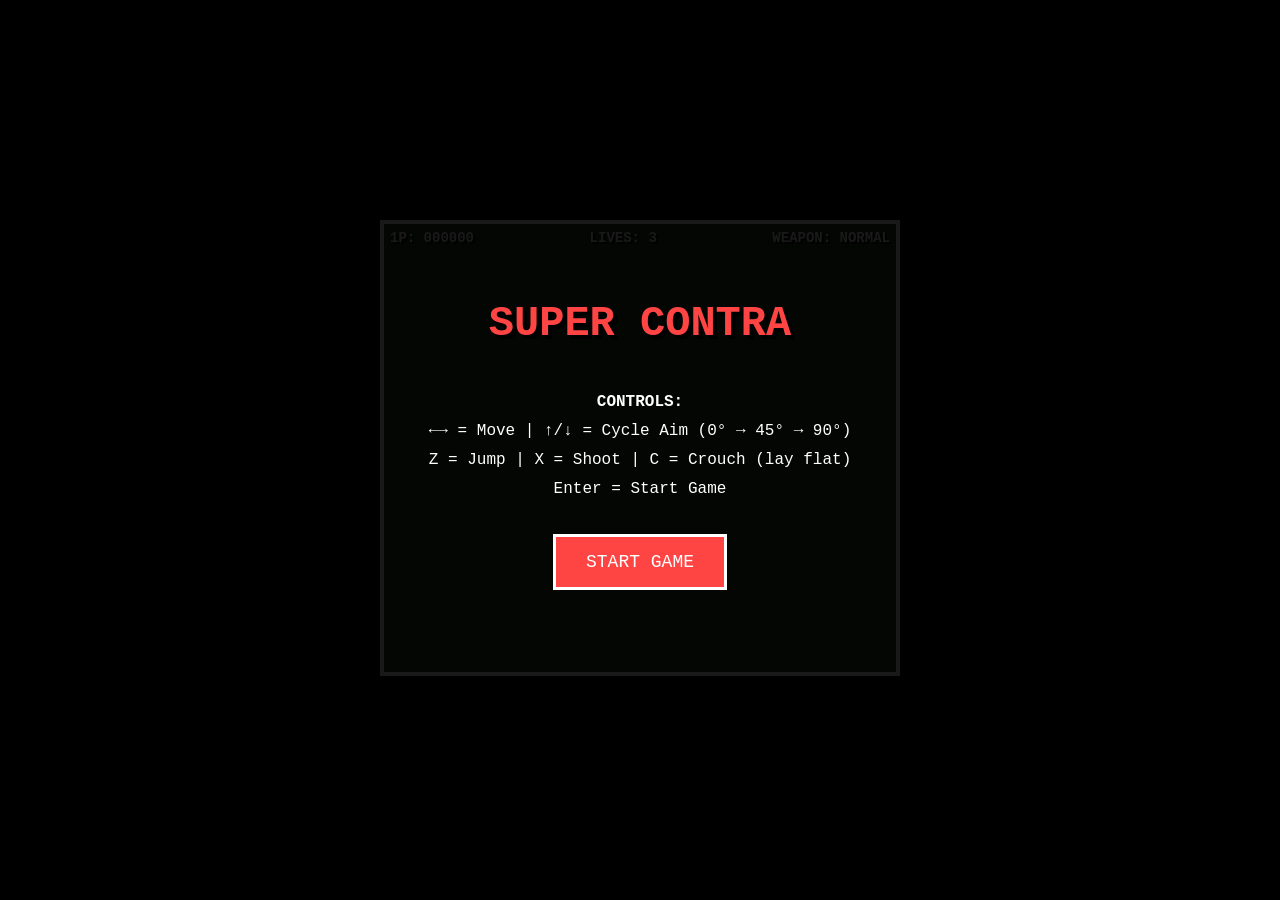
<file: SuperContra_Clone/index.html>
<!DOCTYPE html>
<html lang="en">
<head>
    <meta charset="UTF-8">
    <meta name="viewport" content="width=device-width, initial-scale=1.0">
    <title>Super Contra - NES Clone</title>
    <style>
        * {
            margin: 0;
            padding: 0;
            box-sizing: border-box;
        }
        
        body {
            background: #000;
            display: flex;
            justify-content: center;
            align-items: center;
            min-height: 100vh;
            font-family: 'Courier New', monospace;
        }
        
        #game-container {
            position: relative;
        }
        
        canvas {
            border: 4px solid #fff;
            image-rendering: pixelated;
            image-rendering: crisp-edges;
        }
        
        #ui {
            position: absolute;
            top: 10px;
            left: 10px;
            right: 10px;
            color: #fff;
            font-size: 14px;
            font-weight: bold;
            text-shadow: 2px 2px 0 #000;
            pointer-events: none;
            display: flex;
            justify-content: space-between;
        }
        
        #start-screen, #game-over-screen {
            position: absolute;
            top: 0;
            left: 0;
            width: 100%;
            height: 100%;
            background: rgba(0,0,0,0.9);
            display: flex;
            flex-direction: column;
            justify-content: center;
            align-items: center;
            color: #fff;
        }
        
        #game-over-screen {
            display: none;
        }
        
        h1 {
            font-size: 42px;
            color: #ff4444;
            text-shadow: 4px 4px 0 #000;
            margin-bottom: 20px;
        }
        
        .controls {
            margin: 20px 0;
            text-align: center;
            line-height: 1.8;
        }
        
        button {
            font-family: 'Courier New', monospace;
            font-size: 18px;
            padding: 15px 30px;
            margin: 10px;
            background: #ff4444;
            color: #fff;
            border: 3px solid #fff;
            cursor: pointer;
        }
        
        button:hover {
            background: #ff6666;
        }
    </style>
</head>
<body>
    <div id="game-container">
        <canvas id="gameCanvas" width="512" height="448"></canvas>
        
        <div id="ui">
            <div>1P: <span id="score">000000</span></div>
            <div>LIVES: <span id="lives">3</span></div>
            <div>WEAPON: <span id="weapon">NORMAL</span></div>
        </div>
        
        <div id="start-screen">
            <h1>SUPER CONTRA</h1>
            <div class="controls">
                <p><strong>CONTROLS:</strong></p>
                <p>←→ = Move | ↑/↓ = Cycle Aim (0° → 45° → 90°)</p>
                <p>Z = Jump | X = Shoot | C = Crouch (lay flat)</p>
                <p>Enter = Start Game</p>
            </div>
            <button onclick="startGame()">START GAME</button>
        </div>
        
        <div id="game-over-screen">
            <h1>GAME OVER</h1>
            <p>Score: <span id="final-score">0</span></p>
            <button onclick="restartGame()">TRY AGAIN</button>
        </div>
    </div>

    <script src="game.js?v=2"></script>
</body>
</html>
</file>
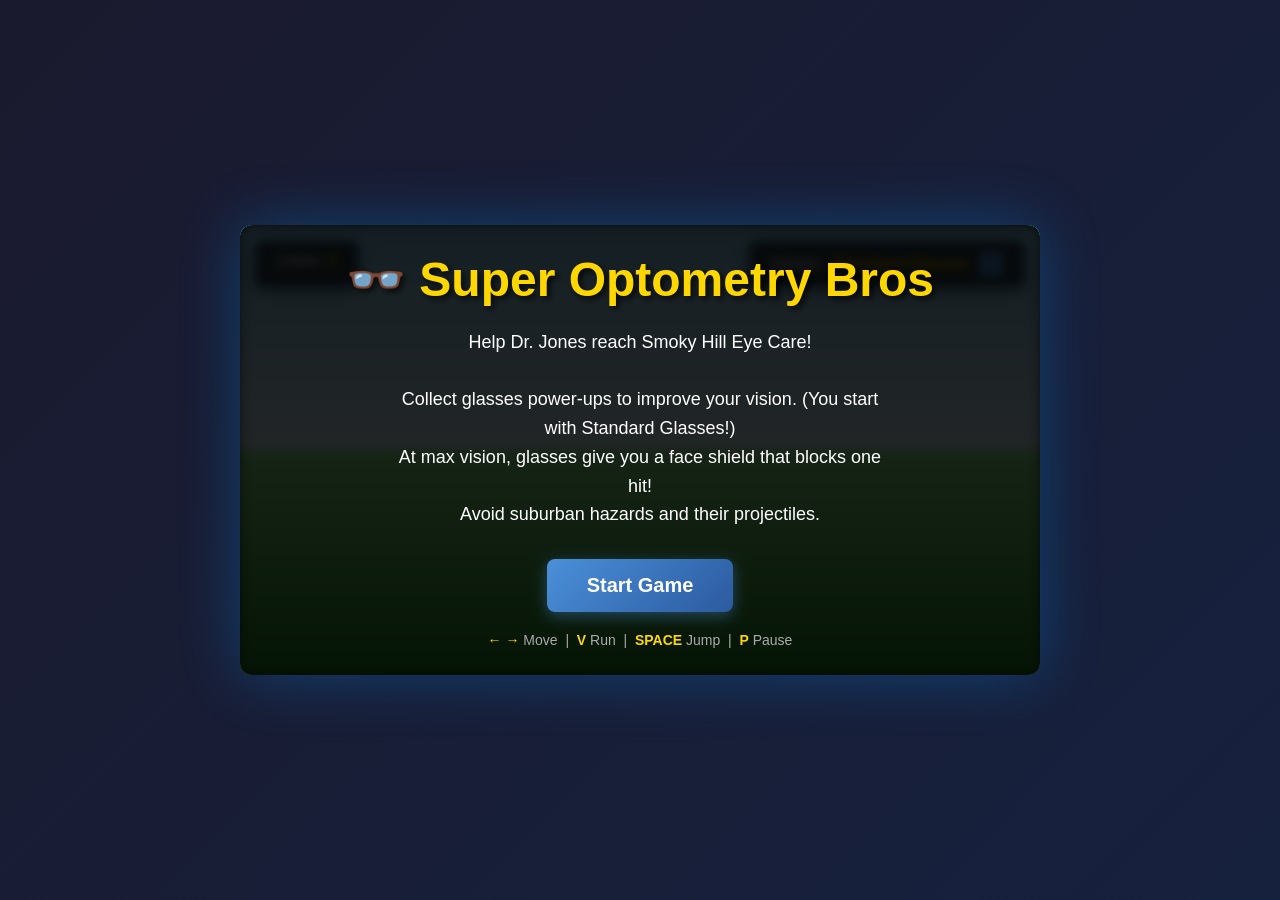
<file: SuperOptometryBros/index.html>
<!DOCTYPE html>
<html lang="en">
<head>
    <meta charset="UTF-8">
    <meta name="viewport" content="width=device-width, initial-scale=1.0">
    <title>Super Optometry Bros</title>
    <style>
        * {
            margin: 0;
            padding: 0;
            box-sizing: border-box;
        }
        
        body {
            display: flex;
            justify-content: center;
            align-items: center;
            min-height: 100vh;
            background: linear-gradient(135deg, #1a1a2e 0%, #16213e 100%);
            font-family: 'Segoe UI', Tahoma, Geneva, Verdana, sans-serif;
            overflow: hidden;
        }
        
        #gameContainer {
            position: relative;
            border-radius: 12px;
            overflow: hidden;
            box-shadow: 0 0 60px rgba(0, 150, 255, 0.3), inset 0 0 100px rgba(0, 0, 0, 0.5);
        }
        
        #gameCanvas {
            display: block;
            background: linear-gradient(180deg, #87CEEB 0%, #E0F6FF 50%, #90EE90 50%, #228B22 100%);
            transition: filter 0.5s ease-out;
            image-rendering: pixelated;
            image-rendering: crisp-edges;
        }
        
        #gameCanvas.blur-8 { filter: blur(8px); }
        #gameCanvas.blur-4 { filter: blur(4px); }
        #gameCanvas.blur-0 { filter: blur(0px); }
        
        #hud {
            position: absolute;
            top: 15px;
            left: 15px;
            right: 15px;
            display: flex;
            justify-content: space-between;
            pointer-events: none;
            z-index: 10;
        }
        
        .hud-panel {
            background: rgba(0, 0, 0, 0.7);
            border: 2px solid #4a90d9;
            border-radius: 8px;
            padding: 10px 20px;
            color: white;
            font-size: 16px;
            font-weight: bold;
            text-shadow: 2px 2px 4px rgba(0, 0, 0, 0.8);
            box-shadow: 0 4px 15px rgba(0, 0, 0, 0.4);
        }
        
        .hud-panel span { color: #ffd700; }
        
        #visionIndicator {
            display: flex;
            align-items: center;
            gap: 10px;
        }
        
        .vision-icon {
            width: 24px;
            height: 24px;
            border-radius: 4px;
        }
        
        .vision-0 { background: #666; }
        .vision-1 { background: #4a90d9; }
        .vision-2 { background: #ffd700; }
        
        #startScreen, #gameOverScreen, #winScreen {
            position: absolute;
            top: 0;
            left: 0;
            width: 100%;
            height: 100%;
            display: flex;
            flex-direction: column;
            justify-content: center;
            align-items: center;
            background: rgba(0, 0, 0, 0.85);
            z-index: 20;
            backdrop-filter: blur(5px);
        }
        
        #startScreen h1, #gameOverScreen h1, #winScreen h1 {
            color: #ffd700;
            font-size: 48px;
            margin-bottom: 20px;
            text-shadow: 3px 3px 6px rgba(0, 0, 0, 0.8);
            text-align: center;
        }
        
        #startScreen p, #gameOverScreen p, #winScreen p {
            color: white;
            font-size: 18px;
            margin-bottom: 30px;
            text-align: center;
            max-width: 500px;
            line-height: 1.6;
        }
        
        .btn {
            padding: 15px 40px;
            font-size: 20px;
            font-weight: bold;
            color: white;
            background: linear-gradient(135deg, #4a90d9 0%, #2c5aa0 100%);
            border: none;
            border-radius: 8px;
            cursor: pointer;
            transition: all 0.3s ease;
            box-shadow: 0 4px 15px rgba(74, 144, 217, 0.4);
        }
        
        .btn:hover {
            transform: translateY(-2px);
            box-shadow: 0 6px 20px rgba(74, 144, 217, 0.6);
        }
        
        .hidden { display: none !important; }
        
        .controls {
            margin-top: 20px;
            color: #aaa;
            font-size: 14px;
            text-align: center;
        }
        
        .controls span {
            color: #ffd700;
            font-weight: bold;
        }
    </style>
</head>
<body>
    <div id="gameContainer">
        <canvas id="gameCanvas" width="800" height="450"></canvas>
        
        <div id="hud">
            <div class="hud-panel">
                Lives: <span id="livesDisplay">3</span>
            </div>
            <div class="hud-panel" id="visionIndicator">
                Vision: <span id="visionDisplay">No Glasses</span>
                <div class="vision-icon vision-0" id="visionIcon"></div>
                <span id="shieldDisplay" style="margin-left: 10px; display: none;">🛡️</span>
            </div>
        </div>
        
        <div id="startScreen">
            <h1>👓 Super Optometry Bros</h1>
            <p>Help Dr. Jones reach Smoky Hill Eye Care!<br><br>
            Collect glasses power-ups to improve your vision. (You start with Standard Glasses!)<br>
            At max vision, glasses give you a face shield that blocks one hit!<br>
            Avoid suburban hazards and their projectiles.</p>
            <button class="btn" onclick="startGame()">Start Game</button>
            <div class="controls">
                <span>← →</span> Move &nbsp;|&nbsp; <span>V</span> Run &nbsp;|&nbsp; <span>SPACE</span> Jump &nbsp;|&nbsp; <span>P</span> Pause
            </div>
        </div>
        
        <div id="gameOverScreen" class="hidden">
            <h1>💔 Game Over</h1>
            <p>You ran out of lives!</p>
            <button class="btn" onclick="restartGame()">Try Again</button>
        </div>
        
        <div id="winScreen" class="hidden">
            <h1>🎉 You Made It!</h1>
            <p>Dr. Jones safely reached Smoky Hill Eye Care!</p>
            <button class="btn" onclick="restartGame()">Play Again</button>
        </div>
    </div>

    <script>
        // ============================================
        // GAME CONFIGURATION
        // ============================================
        const CANVAS_WIDTH = 800;
        const CANVAS_HEIGHT = 450;
        const GRAVITY = 0.4;
        const JUMP_FORCE = -10;
        const MOVE_SPEED = 3;
        const RUN_SPEED = 6;
        const LEVEL_LENGTH = 6000;
        
        const VISION_STATES = {
            0: { blur: 8, name: 'No Glasses', color: '#666' },
            1: { blur: 4, name: 'Standard Glasses', color: '#4a90d9' },
            2: { blur: 0, name: 'Sports Goggles', color: '#ffd700' }
        };
        
        // ============================================
        // GAME STATE
        // ============================================
        const canvas = document.getElementById('gameCanvas');
        const ctx = canvas.getContext('2d');
        
        let gameState = 'menu';
        let lives = 3;
        let visionState = 1;
        let hasFaceShield = false;
        let invincibilityTime = 0;
        let cameraX = 0;
        let frameCount = 0;
        
        const keys = {};
        let jumpPressed = false;
        
        const player = {
            x: 100,
            y: 300,
            width: 30,
            height: 40,
            vx: 0,
            vy: 0,
            onGround: false,
            facingRight: true
        };
        
        let platforms = [];
        let powerUps = [];
        let enemies = [];
        let projectiles = [];
        let particles = [];
        let goal = null;
        
        // ============================================
        // INPUT HANDLING
        // ============================================
        document.addEventListener('keydown', (e) => {
            keys[e.code] = true;
            
            if (e.code === 'Space' && gameState === 'playing') {
                e.preventDefault();
                if (!jumpPressed && player.onGround) {
                    jumpPressed = true;
                    // Jump higher/further when running
                    let jumpPower = keys['KeyV'] ? JUMP_FORCE * 1.2 : JUMP_FORCE;
                    player.vy = jumpPower;
                    player.onGround = false;
                    createParticles(player.x + player.width/2, player.y + player.height, 5, '#fff');
                }
            }
            
            if (e.code === 'KeyP' && gameState === 'playing') {
                gameState = 'paused';
            } else if (e.code === 'KeyP' && gameState === 'paused') {
                gameState = 'playing';
            }
        });
        
        document.addEventListener('keyup', (e) => {
            keys[e.code] = false;
            if (e.code === 'Space') {
                jumpPressed = false;
            }
        });
        
        // ============================================
        // LEVEL GENERATION
        // ============================================
        function generateLevel() {
            platforms = [];
            powerUps = [];
            enemies = [];
            projectiles = [];
            particles = [];
            
            // Ground platforms with pits
            const groundSegments = [
                { x: 0, w: 900 },      // Start to first pit
                { x: 1100, w: 500 },   // After pit 1
                { x: 1800, w: 500 },   // After pit 2
                { x: 2500, w: 700 },   // After pit 3 to tower 1
                { x: 3200, w: 700 },   // After tower 1 to pit 4
                { x: 4100, w: 500 },   // After pit 4 to tower 2
                { x: 4800, w: 300 },   // After tower 2 to pit 5
                { x: 5360, w: 440 }    // After tower 3 to goal
            ];
            
            for (let seg of groundSegments) {
                platforms.push({ x: seg.x, y: 380, width: seg.w, height: 70, type: 'ground' });
            }
            
            // Elevated platforms (removed ones that overlap with moving platforms)
            const platformLayouts = [
                { x: 300, y: 280, w: 100 },
                { x: 500, y: 220, w: 80 },
                { x: 700, y: 280, w: 120 },
                // Removed: { x: 1000, y: 250, w: 100 } - overlaps with moving platform at x=950
                { x: 1300, y: 200, w: 80 },
                // Removed: { x: 1500, y: 280, w: 100 } - overlaps with moving platform at x=1650
                { x: 1800, y: 220, w: 120 },
                { x: 2100, y: 280, w: 100 },
                // Removed: { x: 2400, y: 180, w: 80 } - overlaps with moving platform at x=2350
                { x: 2700, y: 250, w: 100 },
                { x: 3000, y: 280, w: 120 },
                { x: 3300, y: 220, w: 100 },
                { x: 3600, y: 280, w: 150 },
                
                // TOWER SECTION 1 (x: 3200-3480) - climb up and over - MOVED to avoid pit 4
                { x: 3220, y: 340, w: 60 },      // Tower base left
                { x: 3300, y: 300, w: 60 },      // Step 2
                { x: 3380, y: 260, w: 60 },      // Step 3
                { x: 3460, y: 220, w: 80 },      // Tower top platform with enemy
                
                // TOWER SECTION 2 (x: 3900-4300) - higher tower - MOVED to avoid overlap
                { x: 3950, y: 320, w: 50 },      // Tower base
                { x: 4020, y: 280, w: 50 },      // Step 2
                { x: 4090, y: 240, w: 50 },      // Step 3
                { x: 4160, y: 200, w: 50 },      // Step 4
                { x: 4230, y: 160, w: 100 },     // Tower peak - high platform
                { x: 4350, y: 250, w: 80 },      // Descent platform
                
                // TOWER SECTION 3 (x: 5100-5300) - final challenge - MOVED after pit 5
                { x: 5120, y: 300, w: 60 },
                { x: 5200, y: 250, w: 60 },
                { x: 5280, y: 200, w: 80 }
            ];
            
            // Moving platforms over pits (gaps in ground)
            // Pit 1: x=900-1100, moving platform at y=300
            platforms.push({ 
                x: 950, y: 300, width: 100, height: 20, type: 'moving', 
                minX: 920, maxX: 1080, vx: 1.5 
            });
            
            // Pit 2: x=1600-1800, moving platform at y=280
            platforms.push({ 
                x: 1650, y: 280, width: 100, height: 20, type: 'moving', 
                minX: 1620, maxX: 1780, vx: 2 
            });
            
            // Pit 3: x=2300-2500, moving platform at y=260
            platforms.push({ 
                x: 2350, y: 260, width: 100, height: 20, type: 'moving', 
                minX: 2320, maxX: 2480, vx: 1.8 
            });
            
            // Pit 4: x=3900-4100 (between tower 1 and tower 2)
            platforms.push({ 
                x: 3950, y: 320, width: 100, height: 20, type: 'moving', 
                minX: 3920, maxX: 4080, vx: 1.5 
            });
            
            // Pit 5: x=5100-5300 (after tower 2, before tower 3)
            platforms.push({ 
                x: 5150, y: 300, width: 100, height: 20, type: 'moving', 
                minX: 5120, maxX: 5280, vx: 1.8 
            });
            
            platformLayouts.forEach(p => {
                platforms.push({ x: p.x, y: p.y, width: p.w, height: 20, type: 'platform' });
            });
            
            // Power-ups - first one very early to help with vision
            powerUps.push(
                { x: 180, y: 320, type: 'glasses', collected: false },
                { x: 1200, y: 160, type: 'glasses', collected: false },
                { x: 2400, y: 140, type: 'glasses', collected: false },
                { x: 3600, y: 240, type: 'glasses', collected: false },
                // Extended level power-ups
                { x: 4250, y: 120, type: 'glasses', collected: false },  // On tower 2 peak (moved)
                { x: 5600, y: 300, type: 'glasses', collected: false }   // Before final stretch (moved)
            );
            
            // Nerf Kids - spaced out more, start much later
            enemies.push(
                { x: 1800, y: 340, type: 'nerf', width: 35, height: 40, timer: 0 },
                { x: 2800, y: 340, type: 'nerf', width: 35, height: 40, timer: 0 },
                { x: 3600, y: 340, type: 'nerf', width: 35, height: 40, timer: 0 },
                // Tower enemies
                { x: 3480, y: 180, type: 'nerf', width: 35, height: 40, timer: 0 },  // On tower 1 top (moved)
                { x: 5600, y: 340, type: 'nerf', width: 35, height: 40, timer: 0 }   // Near end (moved)
            );
            
            // Soccer Kids - spaced out more, start later
            enemies.push(
                { x: 2400, y: 340, type: 'soccer', width: 35, height: 40, vx: 2, timer: 0, minX: 2300, maxX: 2600 },
                { x: 3400, y: 340, type: 'soccer', width: 35, height: 40, vx: -2, timer: 0, minX: 3250, maxX: 3600 },
                // Tower section enemy
                { x: 4250, y: 120, type: 'soccer', width: 35, height: 40, vx: 2, timer: 0, minX: 4230, maxX: 4330 }  // On tower 2 peak (moved)
            );
            
            // Lawnmowers - spaced out more, start much later
            enemies.push(
                { x: 1400, y: 360, type: 'lawnmower', width: 50, height: 20, timer: 0 },
                { x: 2600, y: 360, type: 'lawnmower', width: 50, height: 20, timer: 0 },
                { x: 3200, y: 360, type: 'lawnmower', width: 50, height: 20, timer: 0 },
                // Extended level enemies
                { x: 4200, y: 360, type: 'lawnmower', width: 50, height: 20, timer: 0 },
                { x: 4800, y: 360, type: 'lawnmower', width: 50, height: 20, timer: 0 }
            );
            
            // Goal - at the end of the extended level
            goal = { x: 5800, y: 200, width: 120, height: 180 };
        }
        
        // ============================================
        // GAME LOOP
        // ============================================
        function gameLoop() {
            if (gameState === 'playing') {
                update();
            }
            draw();
            frameCount++;
            requestAnimationFrame(gameLoop);
        }
        
        // ============================================
        // UPDATE LOGIC
        // ============================================
        function update() {
            // Player movement - V to run
            let currentSpeed = keys['KeyV'] ? RUN_SPEED : MOVE_SPEED;
            player.vx = 0;
            if (keys['ArrowLeft']) {
                player.vx = -currentSpeed;
                player.facingRight = false;
            }
            if (keys['ArrowRight']) {
                player.vx = currentSpeed;
                player.facingRight = true;
            }
            
            // Apply physics
            player.vy += GRAVITY;
            player.x += player.vx;
            player.y += player.vy;
            
            // Keep player in bounds
            player.x = Math.max(cameraX, Math.min(player.x, LEVEL_LENGTH - player.width));
            
            // Update moving platforms
            for (let platform of platforms) {
                if (platform.type === 'moving') {
                    platform.x += platform.vx;
                    if (platform.x <= platform.minX || platform.x >= platform.maxX) {
                        platform.vx *= -1;
                    }
                }
            }
            
            // Platform collision
            player.onGround = false;
            let onMovingPlatform = null;
            for (let platform of platforms) {
                if (checkCollision(player, platform)) {
                    if (player.vy > 0 && player.y < platform.y) {
                        player.y = platform.y - player.height;
                        player.vy = 0;
                        player.onGround = true;
                        if (platform.type === 'moving') {
                            onMovingPlatform = platform;
                        }
                    } else if (player.vy < 0 && player.y > platform.y) {
                        player.y = platform.y + platform.height;
                        player.vy = 0;
                    }
                }
            }
            
            // Move player with moving platform
            if (onMovingPlatform && player.onGround) {
                player.x += onMovingPlatform.vx;
            }
            
            // Fall off world
            if (player.y > CANVAS_HEIGHT + 100) {
                loseLife();
                return;
            }
            
            // Camera follow
            cameraX = Math.max(0, Math.min(player.x - CANVAS_WIDTH/3, LEVEL_LENGTH - CANVAS_WIDTH));
            
            // Invincibility countdown
            if (invincibilityTime > 0) {
                invincibilityTime--;
            }
            
            // Update power-ups
            for (let powerUp of powerUps) {
                if (!powerUp.collected && checkCollision(player, { x: powerUp.x, y: powerUp.y, width: 25, height: 25 })) {
                    powerUp.collected = true;
                    if (visionState < 2) {
                        visionState++;
                        updateVision();
                        createParticles(powerUp.x + 12, powerUp.y + 12, 10, '#ffd700');
                    } else if (!hasFaceShield) {
                        // Already have perfect vision - get face shield instead
                        hasFaceShield = true;
                        updateVision();
                        createParticles(powerUp.x + 12, powerUp.y + 12, 15, '#00ff00');
                    }
                }
            }
            
            // Update enemies
            for (let enemy of enemies) {
                if (enemy.type === 'soccer') {
                    enemy.x += enemy.vx;
                    if (enemy.x <= enemy.minX || enemy.x >= enemy.maxX) {
                        enemy.vx *= -1;
                    }
                }
                
                enemy.timer++;
                if (enemy.type === 'nerf' && enemy.timer > 120) {
                    projectiles.push({
                        x: enemy.x,
                        y: enemy.y - 20,
                        vx: -4,
                        vy: 0,
                        type: 'dart',
                        width: 15,
                        height: 6
                    });
                    enemy.timer = 0;
                } else if (enemy.type === 'soccer' && enemy.timer > 150) {
                    let dir = player.x < enemy.x ? -1 : 1;
                    projectiles.push({
                        x: enemy.x + enemy.width/2,
                        y: enemy.y - 10,
                        vx: dir * 2,
                        vy: -6,
                        type: 'soccerball',
                        width: 20,
                        height: 20,
                        bounce: true
                    });
                    enemy.timer = 0;
                } else if (enemy.type === 'lawnmower' && enemy.timer > 100) {
                    projectiles.push({
                        x: enemy.x + enemy.width/2,
                        y: enemy.y,
                        vx: (Math.random() - 0.5) * 3,
                        vy: -7 - Math.random() * 3,
                        type: 'rock',
                        width: 12,
                        height: 12
                    });
                    enemy.timer = 0;
                }
            }
            
            // Update projectiles
            for (let i = projectiles.length - 1; i >= 0; i--) {
                let p = projectiles[i];
                p.x += p.vx;
                p.y += p.vy;
                
                if (p.type === 'soccerball' || p.type === 'rock') {
                    p.vy += 0.4;
                }
                
                if (p.type === 'soccerball' && p.bounce && p.y > 360) {
                    p.y = 360;
                    p.vy = -p.vy * 0.7;
                    if (Math.abs(p.vy) < 2) p.bounce = false;
                }
                
                if (p.x < cameraX - 100 || p.x > cameraX + CANVAS_WIDTH + 100 || p.y > CANVAS_HEIGHT + 100) {
                    projectiles.splice(i, 1);
                    continue;
                }
                
                if (invincibilityTime <= 0 && checkCollision(player, p)) {
                    takeDamage();
                    projectiles.splice(i, 1);
                }
            }
            
            // Update particles
            for (let i = particles.length - 1; i >= 0; i--) {
                let p = particles[i];
                p.x += p.vx;
                p.y += p.vy;
                p.vy += 0.2;
                p.life--;
                if (p.life <= 0) particles.splice(i, 1);
            }
            
            // Check goal
            if (checkCollision(player, goal)) {
                winGame();
            }
        }
        
        // ============================================
        // COLLISION DETECTION
        // ============================================
        function checkCollision(a, b) {
            return a.x < b.x + b.width &&
                   a.x + a.width > b.x &&
                   a.y < b.y + b.height &&
                   a.y + a.height > b.y;
        }
        
        // ============================================
        // DAMAGE & VISION SYSTEM
        // ============================================
        function takeDamage() {
            if (hasFaceShield) {
                // Face shield blocks the hit
                hasFaceShield = false;
                updateVision();
                invincibilityTime = 60;
                createParticles(player.x + player.width/2, player.y + player.height/2, 20, '#6496ff');
            } else if (visionState > 0) {
                visionState--;
                updateVision();
                invincibilityTime = 60;
                createParticles(player.x + player.width/2, player.y + player.height/2, 15, '#ff0000');
            } else {
                loseLife();
            }
        }
        
        function loseLife() {
            lives--;
            updateHUD();
            if (lives <= 0) {
                gameOver();
            } else {
                player.x = 100;
                player.y = 300;
                player.vx = 0;
                player.vy = 0;
                visionState = 1;
                hasFaceShield = false;
                updateVision();
                invincibilityTime = 60;
                cameraX = 0;
                // Respawn all glasses power-ups
                for (let powerUp of powerUps) {
                    powerUp.collected = false;
                }
            }
        }
        
        function updateVision() {
            const state = VISION_STATES[visionState];
            canvas.className = `blur-${state.blur}`;
            document.getElementById('visionDisplay').textContent = state.name;
            document.getElementById('visionIcon').className = `vision-icon vision-${visionState}`;
            // Show/hide face shield indicator
            document.getElementById('shieldDisplay').style.display = hasFaceShield ? 'inline' : 'none';
        }
        
        // ============================================
        // PARTICLES
        // ============================================
        function createParticles(x, y, count, color) {
            for (let i = 0; i < count; i++) {
                particles.push({
                    x: x,
                    y: y,
                    vx: (Math.random() - 0.5) * 6,
                    vy: (Math.random() - 0.5) * 6,
                    life: 30 + Math.random() * 20,
                    color: color,
                    size: 3 + Math.random() * 4
                });
            }
        }
        
        // ============================================
        // RENDERING
        // ============================================
        function draw() {
            ctx.clearRect(0, 0, CANVAS_WIDTH, CANVAS_HEIGHT);
            
            // Sky gradient
            const gradient = ctx.createLinearGradient(0, 0, 0, CANVAS_HEIGHT);
            gradient.addColorStop(0, '#87CEEB');
            gradient.addColorStop(0.5, '#E0F6FF');
            gradient.addColorStop(0.5, '#90EE90');
            gradient.addColorStop(1, '#228B22');
            ctx.fillStyle = gradient;
            ctx.fillRect(0, 0, CANVAS_WIDTH, CANVAS_HEIGHT);
            
            ctx.save();
            ctx.translate(-cameraX, 0);
            
            // Clouds
            ctx.fillStyle = 'rgba(255, 255, 255, 0.8)';
            drawCloud(200, 80, 60);
            drawCloud(600, 120, 80);
            drawCloud(1100, 60, 70);
            drawCloud(1600, 100, 90);
            drawCloud(2200, 70, 65);
            drawCloud(2800, 110, 75);
            drawCloud(3400, 85, 85);
            
            // Platforms
            for (let platform of platforms) {
                if (platform.type === 'ground') {
                    ctx.fillStyle = '#228B22';
                    ctx.fillRect(platform.x, platform.y, platform.width, 10);
                    ctx.fillStyle = '#8B4513';
                    ctx.fillRect(platform.x, platform.y + 10, platform.width, platform.height - 10);
                    ctx.fillStyle = '#32CD32';
                    for (let i = 0; i < platform.width; i += 20) {
                        ctx.fillRect(platform.x + i, platform.y - 5, 10, 8);
                    }
                } else if (platform.type === 'moving') {
                    // Moving platform - different color with arrows
                    ctx.fillStyle = '#CD853F';
                    ctx.fillRect(platform.x, platform.y, platform.width, platform.height);
                    ctx.fillStyle = '#8B4513';
                    ctx.fillRect(platform.x, platform.y + platform.height - 5, platform.width, 5);
                    // Arrow indicating movement
                    ctx.fillStyle = '#FFF';
                    ctx.font = 'bold 12px Arial';
                    ctx.textAlign = 'center';
                    ctx.fillText('↔', platform.x + platform.width/2, platform.y + 14);
                } else {
                    ctx.fillStyle = '#DEB887';
                    ctx.fillRect(platform.x, platform.y, platform.width, platform.height);
                    ctx.fillStyle = '#8B7355';
                    ctx.fillRect(platform.x, platform.y + platform.height - 5, platform.width, 5);
                }
            }
            
            // Power-ups
            for (let powerUp of powerUps) {
                if (!powerUp.collected) {
                    let floatY = Math.sin(frameCount * 0.1) * 5;
                    ctx.fillStyle = '#4a90d9';
                    ctx.fillRect(powerUp.x, powerUp.y + floatY, 25, 15);
                    ctx.fillStyle = '#87CEEB';
                    ctx.fillRect(powerUp.x + 3, powerUp.y + floatY + 3, 8, 8);
                    ctx.fillRect(powerUp.x + 14, powerUp.y + floatY + 3, 8, 8);
                    ctx.fillStyle = '#333';
                    ctx.fillRect(powerUp.x + 11, powerUp.y + floatY + 6, 3, 2);
                    ctx.strokeStyle = `rgba(255, 215, 0, ${0.5 + Math.sin(frameCount * 0.1) * 0.3})`;
                    ctx.lineWidth = 2;
                    ctx.strokeRect(powerUp.x - 3, powerUp.y + floatY - 3, 31, 21);
                }
            }
            
            // Enemies
            for (let enemy of enemies) {
                if (enemy.type === 'nerf') {
                    ctx.fillStyle = '#FF6B6B';
                    ctx.fillRect(enemy.x, enemy.y, enemy.width, enemy.height);
                    ctx.fillStyle = '#FDBCB4';
                    ctx.beginPath();
                    ctx.arc(enemy.x + enemy.width/2, enemy.y - 8, 12, 0, Math.PI * 2);
                    ctx.fill();
                    ctx.fillStyle = '#FF8C00';
                    ctx.fillRect(enemy.x - 10, enemy.y + 15, 15, 8);
                } else if (enemy.type === 'soccer') {
                    ctx.fillStyle = enemy.vx > 0 ? '#4169E1' : '#1E90FF';
                    ctx.fillRect(enemy.x, enemy.y, enemy.width, enemy.height);
                    ctx.fillStyle = '#FDBCB4';
                    ctx.beginPath();
                    ctx.arc(enemy.x + enemy.width/2, enemy.y - 8, 12, 0, Math.PI * 2);
                    ctx.fill();
                    ctx.fillStyle = '#FFF';
                    ctx.beginPath();
                    ctx.arc(enemy.x + enemy.width/2, enemy.y + enemy.height + 8, 10, 0, Math.PI * 2);
                    ctx.fill();
                    ctx.fillStyle = '#000';
                    ctx.beginPath();
                    ctx.moveTo(enemy.x + enemy.width/2 - 4, enemy.y + enemy.height + 4);
                    ctx.lineTo(enemy.x + enemy.width/2 + 4, enemy.y + enemy.height + 4);
                    ctx.lineTo(enemy.x + enemy.width/2, enemy.y + enemy.height + 10);
                    ctx.fill();
                } else if (enemy.type === 'lawnmower') {
                    ctx.fillStyle = '#DC143C';
                    ctx.fillRect(enemy.x, enemy.y, enemy.width, enemy.height);
                    ctx.fillStyle = '#8B0000';
                    ctx.fillRect(enemy.x + 5, enemy.y - 10, 20, 12);
                    ctx.fillStyle = '#333';
                    ctx.beginPath();
                    ctx.arc(enemy.x + 10, enemy.y + enemy.height, 8, 0, Math.PI * 2);
                    ctx.arc(enemy.x + enemy.width - 10, enemy.y + enemy.height, 8, 0, Math.PI * 2);
                    ctx.fill();
                }
            }
            
            // Projectiles
            for (let p of projectiles) {
                if (p.type === 'dart') {
                    ctx.fillStyle = '#FF8C00';
                    ctx.fillRect(p.x, p.y, p.width, p.height);
                    ctx.fillStyle = '#00CED1';
                    ctx.fillRect(p.x + p.width - 5, p.y, 5, p.height);
                } else if (p.type === 'soccerball') {
                    ctx.fillStyle = '#FFF';
                    ctx.beginPath();
                    ctx.arc(p.x + p.width/2, p.y + p.height/2, p.width/2, 0, Math.PI * 2);
                    ctx.fill();
                    ctx.strokeStyle = '#000';
                    ctx.lineWidth = 2;
                    ctx.stroke();
                } else if (p.type === 'rock') {
                    ctx.fillStyle = '#696969';
                    ctx.beginPath();
                    ctx.arc(p.x + p.width/2, p.y + p.height/2, p.width/2, 0, Math.PI * 2);
                    ctx.fill();
                }
            }
            
            // Goal
            if (goal) {
                ctx.fillStyle = '#E6E6FA';
                ctx.fillRect(goal.x, goal.y, goal.width, goal.height);
                ctx.fillStyle = '#4B0082';
                ctx.beginPath();
                ctx.moveTo(goal.x - 10, goal.y);
                ctx.lineTo(goal.x + goal.width/2, goal.y - 40);
                ctx.lineTo(goal.x + goal.width + 10, goal.y);
                ctx.closePath();
                ctx.fill();
                ctx.fillStyle = '#8B4513';
                ctx.fillRect(goal.x + goal.width/2 - 20, goal.y + goal.height - 60, 40, 60);
                ctx.fillStyle = '#87CEEB';
                ctx.fillRect(goal.x + 15, goal.y + 30, 30, 40);
                ctx.fillRect(goal.x + goal.width - 45, goal.y + 30, 30, 40);
                ctx.fillStyle = '#4B0082';
                ctx.fillRect(goal.x - 10, goal.y + 80, goal.width + 20, 40);
                ctx.fillStyle = '#FFF';
                ctx.font = 'bold 12px Arial';
                ctx.textAlign = 'center';
                ctx.fillText('SMOKY HILL', goal.x + goal.width/2, goal.y + 100);
                ctx.fillText('EYE CARE', goal.x + goal.width/2, goal.y + 115);
                ctx.fillStyle = '#FFD700';
                ctx.beginPath();
                ctx.ellipse(goal.x + goal.width/2, goal.y + 55, 15, 10, 0, 0, Math.PI * 2);
                ctx.fill();
                ctx.fillStyle = '#4B0082';
                ctx.beginPath();
                ctx.arc(goal.x + goal.width/2, goal.y + 55, 6, 0, Math.PI * 2);
                ctx.fill();
            }
            
            // Player
            drawPlayer();
            
            // Particles
            for (let p of particles) {
                ctx.fillStyle = p.color;
                ctx.globalAlpha = p.life / 30;
                ctx.fillRect(p.x, p.y, p.size, p.size);
            }
            ctx.globalAlpha = 1;
            
            ctx.restore();
            
            // Pause overlay
            if (gameState === 'paused') {
                ctx.fillStyle = 'rgba(0, 0, 0, 0.7)';
                ctx.fillRect(0, 0, CANVAS_WIDTH, CANVAS_HEIGHT);
                ctx.fillStyle = '#FFF';
                ctx.font = 'bold 36px Arial';
                ctx.textAlign = 'center';
                ctx.fillText('PAUSED', CANVAS_WIDTH/2, CANVAS_HEIGHT/2);
                ctx.font = '18px Arial';
                ctx.fillText('Press P to resume', CANVAS_WIDTH/2, CANVAS_HEIGHT/2 + 40);
            }
        }
        
        // ============================================
        // DRAW PLAYER
        // ============================================
        function drawPlayer() {
            let x = player.x;
            let y = player.y;
            let w = player.width;
            let h = player.height;
            
            // Invincibility flash
            if (invincibilityTime > 0 && Math.floor(frameCount / 4) % 2 === 0) {
                ctx.globalAlpha = 0.5;
            }
            
            // Body (white coat)
            ctx.fillStyle = '#FFF';
            ctx.fillRect(x + 5, y + 15, w - 10, h - 15);
            
            // Head
            ctx.fillStyle = '#FDBCB4';
            ctx.beginPath();
            ctx.arc(x + w/2, y + 10, 10, 0, Math.PI * 2);
            ctx.fill();
            
            // Eyes (with glasses based on vision state)
            if (visionState === 0) {
                ctx.fillStyle = '#333';
                ctx.beginPath();
                ctx.arc(x + w/2 - 3, y + 10, 2, 0, Math.PI * 2);
                ctx.arc(x + w/2 + 3, y + 10, 2, 0, Math.PI * 2);
                ctx.fill();
            } else if (visionState === 1) {
                // Standard glasses
                ctx.fillStyle = '#4a90d9';
                ctx.fillRect(x + w/2 - 8, y + 7, 6, 5);
                ctx.fillRect(x + w/2 + 2, y + 7, 6, 5);
                ctx.fillStyle = '#333';
                ctx.fillRect(x + w/2 - 1, y + 9, 2, 1);
            } else {
                // Sports goggles
                ctx.fillStyle = '#FFD700';
                ctx.fillRect(x + w/2 - 9, y + 6, 8, 7);
                ctx.fillRect(x + w/2 + 1, y + 6, 8, 7);
                ctx.fillStyle = '#333';
                ctx.fillRect(x + w/2 - 1, y + 9, 2, 1);
            }
            
            // Arms
            ctx.fillStyle = '#FDBCB4';
            if (player.onGround) {
                ctx.fillRect(x - 2, y + 20, 6, 12);
                ctx.fillRect(x + w - 4, y + 20, 6, 12);
            } else {
                ctx.fillRect(x - 2, y + 15, 6, 8);
                ctx.fillRect(x + w - 4, y + 15, 6, 8);
            }
            
            // Legs
            ctx.fillStyle = '#333';
            if (player.onGround) {
                if (Math.abs(player.vx) > 0.1) {
                    let runOffset = Math.sin(frameCount * 0.3) * 5;
                    ctx.fillRect(x + 8 + runOffset, y + h - 10, 6, 10);
                    ctx.fillRect(x + w - 14 - runOffset, y + h - 10, 6, 10);
                } else {
                    ctx.fillRect(x + 8, y + h - 10, 6, 10);
                    ctx.fillRect(x + w - 14, y + h - 10, 6, 10);
                }
            } else {
                ctx.fillRect(x + 8, y + h - 12, 6, 8);
                ctx.fillRect(x + w - 14, y + h - 8, 6, 8);
            }
            
            // Face Shield (if active)
            if (hasFaceShield) {
                ctx.strokeStyle = `rgba(100, 150, 255, ${0.6 + Math.sin(frameCount * 0.1) * 0.2})`;
                ctx.lineWidth = 3;
                ctx.beginPath();
                ctx.arc(x + w/2, y + h/2, 28, 0, Math.PI * 2);
                ctx.stroke();
                ctx.fillStyle = 'rgba(100, 150, 255, 0.15)';
                ctx.fill();
            }
            
            ctx.globalAlpha = 1;
        }
        
        // ============================================
        // DRAW CLOUD
        // ============================================
        function drawCloud(x, y, size) {
            ctx.beginPath();
            ctx.arc(x, y, size * 0.5, 0, Math.PI * 2);
            ctx.arc(x + size * 0.4, y, size * 0.4, 0, Math.PI * 2);
            ctx.arc(x - size * 0.4, y, size * 0.4, 0, Math.PI * 2);
            ctx.arc(x, y - size * 0.3, size * 0.35, 0, Math.PI * 2);
            ctx.fill();
        }
        
        // ============================================
        // GAME CONTROL FUNCTIONS
        // ============================================
        function startGame() {
            document.getElementById('startScreen').classList.add('hidden');
            gameState = 'playing';
            lives = 3;
            visionState = 1;
            hasFaceShield = false;
            updateVision();
            updateHUD();
            generateLevel();
            gameLoop();
        }
        
        function restartGame() {
            document.getElementById('gameOverScreen').classList.add('hidden');
            document.getElementById('winScreen').classList.add('hidden');
            gameState = 'playing';
            lives = 3;
            visionState = 1;
            hasFaceShield = false;
            invincibilityTime = 0;
            cameraX = 0;
            player.x = 100;
            player.y = 300;
            player.vx = 0;
            player.vy = 0;
            updateVision();
            updateHUD();
            generateLevel();
        }
        
        function gameOver() {
            gameState = 'gameover';
            document.getElementById('gameOverScreen').classList.remove('hidden');
        }
        
        function winGame() {
            gameState = 'win';
            document.getElementById('winScreen').classList.remove('hidden');
        }
        
        function updateHUD() {
            document.getElementById('livesDisplay').textContent = lives;
        }
        
        // Initialize
        updateVision();
    </script>
</body>
</html>
</file>
<file: DuckHunt_Clone/style.css>
* {
    margin: 0;
    padding: 0;
    box-sizing: border-box;
}

body {
    font-family: 'Courier New', monospace;
    background: #000;
    overflow: hidden;
    touch-action: none;
}

#game-container {
    position: relative;
    width: 100vw;
    height: 100vh;
    display: flex;
    justify-content: center;
    align-items: center;
}

#gameCanvas {
    image-rendering: pixelated;
    image-rendering: crisp-edges;
    cursor: crosshair;
    max-width: 100%;
    max-height: 100%;
}

#ui-layer {
    position: absolute;
    top: 10px;
    left: 10px;
    right: 10px;
    display: flex;
    justify-content: space-between;
    pointer-events: none;
    z-index: 10;
}

#ui-layer div {
    background: rgba(0, 0, 0, 0.7);
    color: #fff;
    padding: 8px 12px;
    font-size: 14px;
    font-weight: bold;
    border: 2px solid #fff;
    text-shadow: 2px 2px 0 #000;
}

#start-screen, #game-over-screen {
    position: absolute;
    top: 0;
    left: 0;
    width: 100%;
    height: 100%;
    background: linear-gradient(180deg, #5C94FC 0%, #5C94FC 70%, #00A800 70%, #008000 100%);
    display: flex;
    flex-direction: column;
    justify-content: center;
    align-items: center;
    z-index: 20;
}

#start-screen h1, #game-over-screen h1 {
    font-size: 48px;
    color: #fff;
    text-shadow: 
        4px 4px 0 #000,
        -2px -2px 0 #000,
        2px -2px 0 #000,
        -2px 2px 0 #000;
    margin-bottom: 20px;
    letter-spacing: 4px;
}

#start-screen p, #game-over-screen p {
    font-size: 18px;
    color: #fff;
    text-shadow: 2px 2px 0 #000;
    margin: 10px 0;
    text-align: center;
}

#start-btn, #restart-btn {
    margin-top: 30px;
    padding: 15px 40px;
    font-size: 20px;
    font-family: 'Courier New', monospace;
    font-weight: bold;
    background: #FF6B00;
    color: #fff;
    border: 4px solid #fff;
    cursor: pointer;
    text-shadow: 2px 2px 0 #000;
    box-shadow: 4px 4px 0 #000;
    transition: transform 0.1s, box-shadow 0.1s;
}

#start-btn:hover, #restart-btn:hover {
    transform: translate(2px, 2px);
    box-shadow: 2px 2px 0 #000;
}

#start-btn:active, #restart-btn:active {
    transform: translate(4px, 4px);
    box-shadow: 0 0 0 #000;
}

.hidden {
    display: none !important;
}

#round-screen {
    position: absolute;
    top: 0;
    left: 0;
    width: 100%;
    height: 100%;
    background: rgba(0, 0, 0, 0.85);
    display: flex;
    flex-direction: column;
    justify-content: center;
    align-items: center;
    z-index: 25;
}

#round-screen h1 {
    font-size: 56px;
    color: #FF6B00;
    text-shadow: 
        4px 4px 0 #000,
        -2px -2px 0 #000,
        2px -2px 0 #000,
        -2px 2px 0 #000;
    margin-bottom: 10px;
    letter-spacing: 4px;
    animation: pulse 1s ease-in-out infinite;
}

#round-screen p {
    font-size: 24px;
    color: #fff;
    text-shadow: 2px 2px 0 #000;
}

@keyframes pulse {
    0%, 100% { transform: scale(1); }
    50% { transform: scale(1.05); }
}

#initials-entry {
    margin: 20px 0;
    text-align: center;
}

#initials-entry p {
    color: #FF6B00;
    font-size: 20px;
    font-weight: bold;
    margin: 10px 0;
}

#initials-input {
    font-family: 'Courier New', monospace;
    font-size: 32px;
    width: 120px;
    text-align: center;
    text-transform: uppercase;
    padding: 10px;
    border: 4px solid #fff;
    background: #000;
    color: #fff;
    margin: 10px;
}

#save-score-btn {
    font-family: 'Courier New', monospace;
    font-size: 18px;
    padding: 12px 24px;
    background: #00A800;
    color: #fff;
    border: 4px solid #fff;
    cursor: pointer;
    text-shadow: 2px 2px 0 #000;
    box-shadow: 4px 4px 0 #000;
}

#save-score-btn:hover {
    transform: translate(2px, 2px);
    box-shadow: 2px 2px 0 #000;
}

#leaderboard {
    margin: 20px 0;
    padding: 15px;
    background: rgba(0, 0, 0, 0.7);
    border: 3px solid #fff;
    min-width: 250px;
}

#leaderboard h2 {
    color: #FF6B00;
    font-size: 24px;
    margin-bottom: 10px;
    text-shadow: 2px 2px 0 #000;
}

.leaderboard-entry {
    display: flex;
    justify-content: space-between;
    padding: 8px 0;
    border-bottom: 1px solid #444;
    font-size: 20px;
    color: #fff;
}

.leaderboard-entry:last-child {
    border-bottom: none;
}

.leaderboard-entry .rank {
    color: #FFD700;
    width: 30px;
}

.leaderboard-entry .initials {
    flex: 1;
    text-align: center;
}

.leaderboard-entry .score {
    color: #5CFC5C;
    width: 80px;
    text-align: right;
}

#pass-line-container {
    position: absolute;
    bottom: 80px;
    left: 50%;
    transform: translateX(-50%);
    z-index: 15;
    text-align: center;
}

#pass-line-label {
    color: #5C94FC;
    font-size: 12px;
    font-weight: bold;
    text-shadow: 1px 1px 0 #000;
    margin-bottom: 4px;
}

#pass-line-bar {
    width: 200px;
    height: 16px;
    background: #000;
    border: 2px solid #fff;
    position: relative;
    display: flex;
}

#pass-line-marker {
    position: absolute;
    top: 0;
    bottom: 0;
    width: 4px;
    background: #5C94FC;
    transition: left 0.3s;
}

.hit-indicator {
    flex: 1;
    border-right: 1px solid #333;
    background: #222;
}

.hit-indicator:last-child {
    border-right: none;
}

.hit-indicator.hit {
    background: #FF6B00;
}

.hit-indicator.miss {
    background: #333;
}

/* Mobile responsive */
@media (max-width: 600px) {
    #ui-layer div {
        font-size: 12px;
        padding: 6px 8px;
    }
    
    #start-screen h1, #game-over-screen h1 {
        font-size: 32px;
    }
    
    #start-screen p, #game-over-screen p {
        font-size: 14px;
    }
    
    #start-btn, #restart-btn {
        padding: 12px 30px;
        font-size: 16px;
    }

    #round-screen h1 {
        font-size: 40px;
    }

    #round-screen p {
        font-size: 18px;
    }

    #pass-line-container {
        bottom: 60px;
    }

    #pass-line-bar {
        width: 150px;
        height: 12px;
    }
}

/* Flash effect for shooting */
@keyframes flash {
    0% { background: rgba(255, 255, 255, 0.8); }
    100% { background: transparent; }
}

.flash-overlay {
    position: absolute;
    top: 0;
    left: 0;
    width: 100%;
    height: 100%;
    pointer-events: none;
    z-index: 15;
    animation: flash 0.1s ease-out;
}
</file>
<file: Skateboard_Game/style.css>
* {
    margin: 0;
    padding: 0;
    box-sizing: border-box;
}

body {
    background: #1a1a2e;
    display: flex;
    justify-content: center;
    align-items: center;
    min-height: 100vh;
    font-family: 'Segoe UI', Tahoma, Geneva, Verdana, sans-serif;
    overflow: hidden;
}

#game-container {
    position: relative;
    width: 100%;
    max-width: 1200px;
    aspect-ratio: 16/9;
}

#game-canvas {
    width: 100%;
    height: 100%;
    background: linear-gradient(to bottom, #87CEEB 0%, #FFE4B5 60%, #8B7355 60%, #654321 100%);
    border-radius: 8px;
    box-shadow: 0 10px 40px rgba(0,0,0,0.5);
}

#ui {
    position: absolute;
    top: 20px;
    left: 20px;
    color: white;
    font-size: 24px;
    font-weight: bold;
    text-shadow: 2px 2px 4px rgba(0,0,0,0.5);
    pointer-events: none;
}

#controls-hint {
    position: absolute;
    bottom: 20px;
    left: 50%;
    transform: translateX(-50%);
    color: white;
    font-size: 14px;
    text-shadow: 1px 1px 2px rgba(0,0,0,0.5);
    opacity: 0.7;
    pointer-events: none;
    text-align: center;
}

@media (max-width: 768px) {
    #game-container {
        aspect-ratio: 9/16;
        max-width: 100%;
        height: 100vh;
    }
    
    #ui {
        font-size: 18px;
    }
    
    #controls-hint {
        font-size: 12px;
        bottom: 10px;
    }
}
</file>
